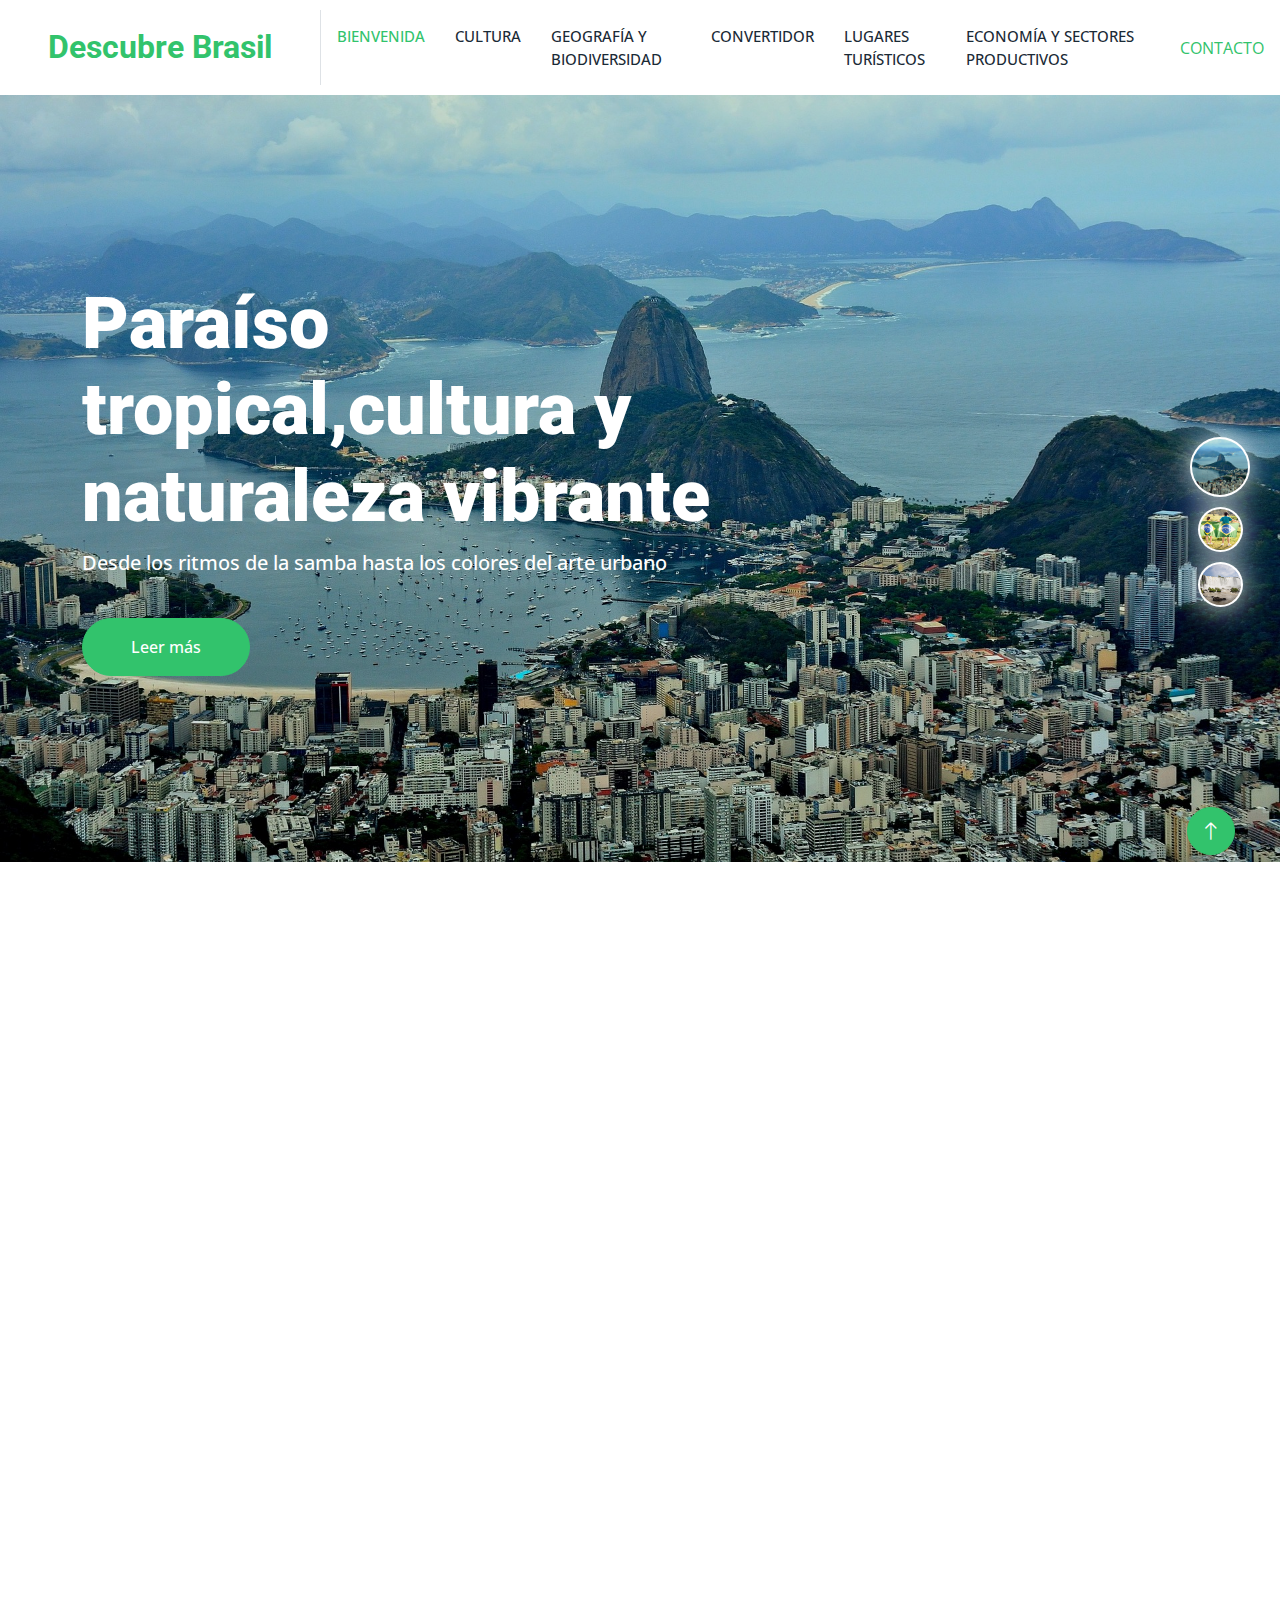
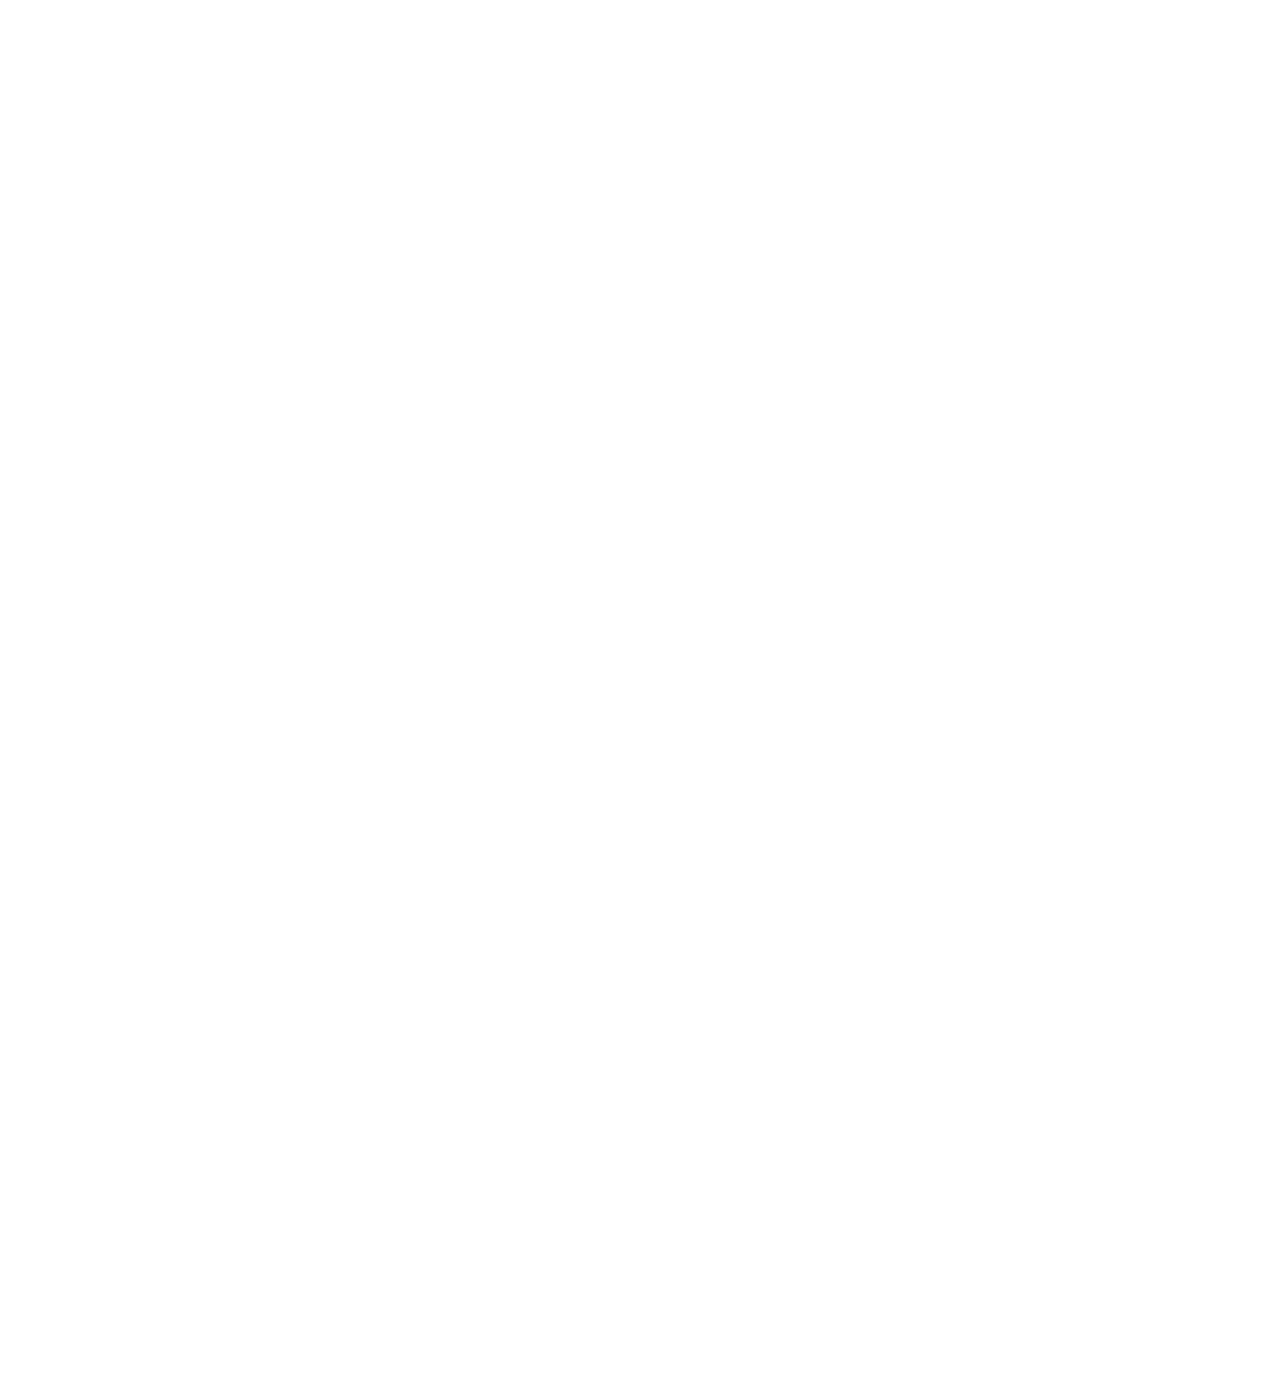
<file: index.html>
<!DOCTYPE html>
<html lang="es">

<head>
    <meta charset="utf-8">
    <title>Descubre la vida</title>
    <meta content="width=device-width, initial-scale=1.0" name="viewport">
    <meta content="" name="keywords">
    <meta content="" name="description">

    <!-- Favicon -->
    <link href="img/favicon.ico" rel="icon">

    <!-- Google Web Fonts -->
    <link rel="preconnect" href="https://fonts.googleapis.com">
    <link rel="preconnect" href="https://fonts.gstatic.com" crossorigin>
    <link href="https://fonts.googleapis.com/css2?family=Open+Sans:wght@400;500&family=Roboto:wght@500;700;900&display=swap" rel="stylesheet"> 

    <!-- Icon Font Stylesheet -->
    <link href="https://cdnjs.cloudflare.com/ajax/libs/font-awesome/5.10.0/css/all.min.css" rel="stylesheet">
    <link href="https://cdn.jsdelivr.net/npm/bootstrap-icons@1.4.1/font/bootstrap-icons.css" rel="stylesheet">

    <!-- Libraries Stylesheet -->
    <link href="lib/animate/animate.min.css" rel="stylesheet">
    <link href="lib/owlcarousel/assets/owl.carousel.min.css" rel="stylesheet">
    <link href="lib/lightbox/css/lightbox.min.css" rel="stylesheet">

    <!-- Customized Bootstrap Stylesheet -->
    <link href="css/bootstrap.min.css" rel="stylesheet">

    <!-- Template Stylesheet -->
    <link href="css/style.css" rel="stylesheet">
</head>

<body>
    <!-- Spinner Start -->
    <div id="spinner" class="show bg-white position-fixed translate-middle w-100 vh-100 top-50 start-50 d-flex align-items-center justify-content-center">
        <div class="spinner-border text-primary" style="width: 3rem; height: 3rem;" role="status">
            <span class="sr-only">Loading...</span>
        </div>
    </div>
    <!-- Spinner End -->


    <!-- Navbar Start -->
    <nav class="navbar navbar-expand-lg bg-white navbar-light sticky-top p-0">
        <a href="index.html" class="navbar-brand d-flex align-items-center border-end px-4 px-lg-5">
            <h2 class="m-0 text-primary">Descubre Brasil</h2>
        </a>
        <button type="button" class="navbar-toggler me-4" data-bs-toggle="collapse" data-bs-target="#navbarCollapse">
            <span class="navbar-toggler-icon"></span>
        </button>
        <div class="collapse navbar-collapse" id="navbarCollapse">
            <div class="navbar-nav ms-auto p-4 p-lg-0">
                <a href="index.html" class="nav-item nav-link active">Bienvenida</a>
                <a href="Cultura.html" class="nav-item nav-link">Cultura</a>
                <a href="Geografia.html" class="nav-item nav-link">Geografía y Biodiversidad</a>
                <a href="Conver.html" class="nav-item nav-link">Convertidor</a>
                <a href="LugaresTurísticos.html" class="nav-item nav-link">Lugares Turísticos</a>
                <a href="Economíasectoresproductivos.html" class="nav-item nav-link">Economía y sectores productivos</a>
                    </div>
                </div>
                <a href="contact.html" class="nav-item nav-link">CONTACTO</a>
            </div>
        </div>
    </nav>
    <!-- Navbar End -->


    <!-- Carousel Start -->
    <div class="container-fluid p-0 pb-5 wow fadeIn" data-wow-delay="0.1s">
        <div class="owl-carousel header-carousel position-relative">
            <div class="owl-carousel-item position-relative" data-dot="<img src='img/carousel-1.jpg'>">
                <img class="img-fluid" src="img/carousel-1.jpg" alt="">
                <div class="owl-carousel-inner">
                    <div class="container">
                        <div class="row justify-content-start">
                            <div class="col-10 col-lg-8">
                                <h1 class="display-2 text-white animated slideInDown">Paraíso tropical,cultura y naturaleza vibrante</h1>
                                <p class="fs-5 fw-medium text-white mb-4 pb-3">Desde los ritmos de la samba hasta los colores del arte urbano</p>
                                <a href="" class="btn btn-primary rounded-pill py-3 px-5 animated slideInLeft">Leer más</a>
                            </div>
                        </div>
                    </div>
                </div>
            </div>
            <div class="owl-carousel-item position-relative" data-dot="<img src='img/carousel-2.jpg'>">
                <img class="img-fluid" src="img/carousel-2.jpg" alt="">
                <div class="owl-carousel-inner">
                    <div class="container">
                        <div class="row justify-content-start">
                            <div class="col-10 col-lg-8">
                                <h1 class="display-2 text-white animated slideInDown">Magía y alegría</h1>
                                <p class="fs-5 fw-medium text-white mb-4 pb-3">El patriotismo en las venas y el corazón</p>
                                <a href="" class="btn btn-primary rounded-pill py-3 px-5 animated slideInLeft">Leer más</a>
                            </div>
                        </div>
                    </div>
                </div>
            </div>
            <div class="owl-carousel-item position-relative" data-dot="<img src='img/carousel-3.jpg'>">
                <img class="img-fluid" src="img/carousel-3.jpg" alt="">
                <div class="owl-carousel-inner">
                    <div class="container">
                        <div class="row justify-content-start">
                            <div class="col-10 col-lg-8">
                                <h1 class="display-2 text-white animated slideInDown">Cataratas de Iguazú</h1>
                                <p class="fs-5 fw-medium text-white mb-4 pb-3">Espectáculo de la naturaleza</p>
                                <a href="" class="btn btn-primary rounded-pill py-3 px-5 animated slideInLeft">Leer más</a>
                            </div>
                        </div>
                    </div>
                </div>
            </div>
        </div>
    </div>
    <!-- Carousel End -->



    <!-- Projects Start -->
    <div class="container-xxl py-5">
        <div class="container">
            <div class="text-center mx-auto mb-5 wow fadeInUp" data-wow-delay="0.1s" style="max-width: 600px;">
                <h6 class="text-primary">Brasil que ama la vida </h6>
                <h1 class="mb-4">Cultura Brasileña</h1>
            </div>
             <!--<div class="row mt-n2 wow fadeInUp" data-wow-delay="0.3s">
                <div class="col-12 text-center">
                    <ul class="list-inline mb-5" id="portfolio-flters">
                        <li class="mx-2 active" data-filter="*">All</li>
                        <li class="mx-2" data-filter=".first">Platos Típicos</li>
                        <li class="mx-2" data-filter=".second">Geografía</li>
                        <li class="mx-2" data-filter=".third">Biodiversidad</li>
                    </ul>
                </div>-->
            </div>
            <div class="row g-4 portfolio-container wow fadeInUp" data-wow-delay="0.5s">
                <div class="col-lg-4 col-md-6 portfolio-item first">
                    <div class="portfolio-img rounded overflow-hidden">
                        <img class="img-fluid" src="img/img-600x400-6.jpg" alt="">
                        <div class="portfolio-btn">
                            <a class="btn btn-lg-square btn-outline-light rounded-circle mx-1" href="img/img-600x400-6.jpg" data-lightbox="portfolio"><i class="fa fa-eye"></i></a>
                            <a class="btn btn-lg-square btn-outline-light rounded-circle mx-1" href=""><i class="fa fa-link"></i></a>
                        </div>
                    </div>
                    <div class="pt-3">
                        <p class="text-primary mb-0">Platos Típicos</p>
                        <hr class="text-primary w-25 my-2">
                        <h5 class="lh-base"> Feijoada</h5>
                    </div>
                </div>
                <div class="col-lg-4 col-md-6 portfolio-item second">
                    <div class="portfolio-img rounded overflow-hidden">
                        <img class="img-fluid" src="img/img-600x400-5.jpg" alt="">
                        <div class="portfolio-btn">
                            <a class="btn btn-lg-square btn-outline-light rounded-circle mx-1" href="img/img-600x400-5.jpg" data-lightbox="portfolio"><i class="fa fa-eye"></i></a>
                            <a class="btn btn-lg-square btn-outline-light rounded-circle mx-1" href=""><i class="fa fa-link"></i></a>
                        </div>
                    </div>
                    <div class="pt-3">
                        <p class="text-primary mb-0">Platos Tícos</p>
                        <hr class="text-primary w-25 my-2">
                        <h5 class="lh-base">Acarajé
                        </h5>
                    </div>
                </div>
                <div class="col-lg-4 col-md-6 portfolio-item third">
                    <div class="portfolio-img rounded overflow-hidden">
                        <img class="img-fluid" src="img/img-600x400-4.jpg" alt="">
                        <div class="portfolio-btn">
                            <a class="btn btn-lg-square btn-outline-light rounded-circle mx-1" href="img/img-600x400-4.jpg" data-lightbox="portfolio"><i class="fa fa-eye"></i></a>
                            <a class="btn btn-lg-square btn-outline-light rounded-circle mx-1" href=""><i class="fa fa-link"></i></a>
                        </div>
                    </div>
                    <div class="pt-3">
                        <p class="text-primary mb-0">Cultura</p>
                        <hr class="text-primary w-25 my-2">
                        <h5 class="lh-base">Baile Acarajé</h5>
                    </div>
                </div>
                <div class="col-lg-4 col-md-6 portfolio-item first">
                    <div class="portfolio-img rounded overflow-hidden">
                        <img class="img-fluid" src="img/img-600x400-3.png" alt="">
                        <div class="portfolio-btn">
                            <a class="btn btn-lg-square btn-outline-light rounded-circle mx-1" href="img/img-600x400-3.jpg" data-lightbox="portfolio"><i class="fa fa-eye"></i></a>
                            <a class="btn btn-lg-square btn-outline-light rounded-circle mx-1" href=""><i class="fa fa-link"></i></a>
                        </div>
                    </div>
                    <div class="pt-3">
                        <p class="text-primary mb-0">Biodiversidad</p>
                        <hr class="text-primary w-25 my-2">
                        <h5 class="lh-base">Catarátas de Iguazú</h5>
                    </div>
                </div>
                <div class="col-lg-4 col-md-6 portfolio-item second">
                    <div class="portfolio-img rounded overflow-hidden">
                        <img class="img-fluid" src="img/img-600x400-2.jpg" alt="">
                        <div class="portfolio-btn">
                            <a class="btn btn-lg-square btn-outline-light rounded-circle mx-1" href="img/img-600x400-2.jpg" data-lightbox="portfolio"><i class="fa fa-eye"></i></a>
                            <a class="btn btn-lg-square btn-outline-light rounded-circle mx-1" href=""><i class="fa fa-link"></i></a>
                        </div>
                    </div>
                    <div class="pt-3">
                        <p class="text-primary mb-0">Cultura</p>
                        <hr class="text-primary w-25 my-2">
                        <h5 class="lh-base">Pluriculturalidad</h5>
                    </div>
                </div>
                <div class="col-lg-4 col-md-6 portfolio-item third">
                    <div class="portfolio-img rounded overflow-hidden">
                        <img class="img-fluid" src="img/img-600x400-1.jpg" alt="">
                        <div class="portfolio-btn">
                            <a class="btn btn-lg-square btn-outline-light rounded-circle mx-1" href="img/img-600x400-1.jpg" data-lightbox="portfolio"><i class="fa fa-eye"></i></a>
                            <a class="btn btn-lg-square btn-outline-light rounded-circle mx-1" href=""><i class="fa fa-link"></i></a>
                        </div>
                    </div>
                    <div class="pt-3">
                        <p class="text-primary mb-0">Cultura</p>
                        <hr class="text-primary w-25 my-2">
                        <h5 class="lh-base">Bandera equipo deportivo</h5>
                    </div>
                </div>
            </div>
        </div>
    </div>
    <!-- Projects End -->


    <!-- Testimonial Start -->
    <div class="container-xxl py-5">
        <div class="container">
            <div class="text-center mx-auto mb-5 wow fadeInUp" data-wow-delay="0.1s" style="max-width: 600px;">
                <h6 class="text-primary">Celbridades</h6>
                <h1 class="mb-4">¿Cúal es tu favorito?</h1>
            </div>
            <div class="owl-carousel testimonial-carousel wow fadeInUp" data-wow-delay="0.1s">
                <div class="testimonial-item text-center">
                    <div class="testimonial-img position-relative">
                        <img class="img-fluid rounded-circle mx-auto mb-5" src="img/testimonial-1.jpg">
                        <div class="btn-square bg-primary rounded-circle">
                            <i class="fa fa-quote-left text-white"></i>
                        </div>
                    </div>
                    <div class="testimonial-text text-center rounded p-4">
                        <p>Roberto Carlos Braga Moréira (Cachoeiro de Itapemirim, 19 de abril de 1941) es un cantante brasileño, considerado el rey del mercado discográfico de su país y un importante cantante melódico.</p>
                        <h5 class="mb-1">Roberto Carlos</h5>
                        <span class="fst-italic">Cantante</span>
                    </div>
                </div>
                <div class="testimonial-item text-center">
                    <div class="testimonial-img position-relative">
                        <img class="img-fluid rounded-circle mx-auto mb-5" src="img/testimonial-2.jpg">
                        <div class="btn-square bg-primary rounded-circle">
                            <i class="fa fa-quote-left text-white"></i>
                        </div>
                    </div>
                    <div class="testimonial-text text-center rounded p-4">
                        <p>Neymar da Silva Santos Júnior es un futbolista brasileño que juega como delantero en el Al-Hilal Saudi F. C. de la Liga Profesional Saudí. </p>
                        <h5 class="mb-1">Neymar</h5>
                        <span class="fst-italic">Futbolista</span>
                    </div>
                </div>
                <div class="testimonial-item text-center">
                    <div class="testimonial-img position-relative">
                        <img class="img-fluid rounded-circle mx-auto mb-5" src="img/testimonial-3.jpg">
                        <div class="btn-square bg-primary rounded-circle">
                            <i class="fa fa-quote-left text-white"></i>
                        </div>
                    </div>
                    <div class="testimonial-text text-center rounded p-4">
                        <p>Ivete María Dias de Sangalo Cady, mejor conocida como Ivete Sangalo, es una cantante y compositora de canciones brasileña. Nació en el interior de Bahía,en Juazeiro, el 27 de mayo de 1972, en una familia de músicos.</p>
                        <h5 class="mb-1">Ivenete Sangalo</h5>
                        <span class="fst-italic">Cantante</span>
                    </div>
                </div>
            </div>
        </div>
    </div>
    <!-- Testimonial End -->

    <!-- Footer Start -->
    <div class="container-fluid bg-dark text-body footer mt-5 pt-5 wow fadeIn" data-wow-delay="0.1s">
        <div class="container py-5">
            <div class="row g-5">
                <div class="col-lg-1 col-md-4">
                   
                </div>
                <div class="col-lg-3 col-md-6">
                    <h2 class="text-white mb-4">Grupo 8</h2>
                </div>
                <div class="col-lg-3 col-md-6">
                    <h5 class="text-white mb-4"> <i class="fa fa-user me-3"></i>Luis Carrillo</h5>   
                    <p class="mb-2 "><i class="fa fa-envelope me-3"></i>lacarrillo6@espe.edu.ec</p>
                    <div class="d-flex pt-2">
                        <a class="btn btn-square btn-outline-light btn-social" href=""><i class="fab fa-twitter"></i></a>
                        <a class="btn btn-square btn-outline-light btn-social" href=""><i class="fab fa-facebook-f"></i></a>
                        <a class="btn btn-square btn-outline-light btn-social" href=""><i class="fab fa-youtube"></i></a>
                        
                    </div>
                </div>
                <div class="col-lg-3 col-md-6">
                    <h5 class="text-white mb-4"> <i class="fa fa-user me-3"></i>Bryan Ortiz</h5>   
                    <p class="mb-2 "><i class="fa fa-envelope me-3"></i>baortiz7@espe.edu.ec</p>
                    <div class="d-flex pt-2">
                        <a class="btn btn-square btn-outline-light btn-social" href=""><i class="fab fa-twitter"></i></a>
                        <a class="btn btn-square btn-outline-light btn-social" href=""><i class="fab fa-facebook-f"></i></a>
                        <a class="btn btn-square btn-outline-light btn-social" href=""><i class="fab fa-youtube"></i></a>
                    </div>
                </div>
                
            </div>
        </div>
        <div class="container">
            <div class="copyright">
                <div class="row">
                    <div class="col-md-6 text-center text-md-start mb-3 mb-md-0">
                        &copy; <a href="#">Your Site Name</a>, All Right Reserved.
                    </div>
                    <div class="col-md-6 text-center text-md-end">
                        <!--/*** This template is free as long as you keep the footer author’s credit link/attribution link/backlink. If you'd like to use the template without the footer author’s credit link/attribution link/backlink, you can purchase the Credit Removal License from "https://htmlcodex.com/credit-removal". Thank you for your support. ***/-->
                        Designed By <a href="https://htmlcodex.com">HTML Codex</a>
                        <br>Distributed By: <a href="https://themewagon.com" target="_blank">ThemeWagon</a>
                    </div>
                </div>
            </div>
        </div>
    </div>
    <!-- Footer End -->


    <!-- Back to Top -->
    <a href="#" class="btn btn-lg btn-primary btn-lg-square rounded-circle back-to-top"><i class="bi bi-arrow-up"></i></a>


    <!-- JavaScript Libraries -->
    <script src="https://code.jquery.com/jquery-3.4.1.min.js"></script>
    <script src="https://cdn.jsdelivr.net/npm/bootstrap@5.0.0/dist/js/bootstrap.bundle.min.js"></script>
    <script src="lib/wow/wow.min.js"></script>
    <script src="lib/easing/easing.min.js"></script>
    <script src="lib/waypoints/waypoints.min.js"></script>
    <script src="lib/counterup/counterup.min.js"></script>
    <script src="lib/owlcarousel/owl.carousel.min.js"></script>
    <script src="lib/isotope/isotope.pkgd.min.js"></script>
    <script src="lib/lightbox/js/lightbox.min.js"></script>

    <!-- Template Javascript -->
    <script src="js/main.js"></script>
</body>

</html>
</file>
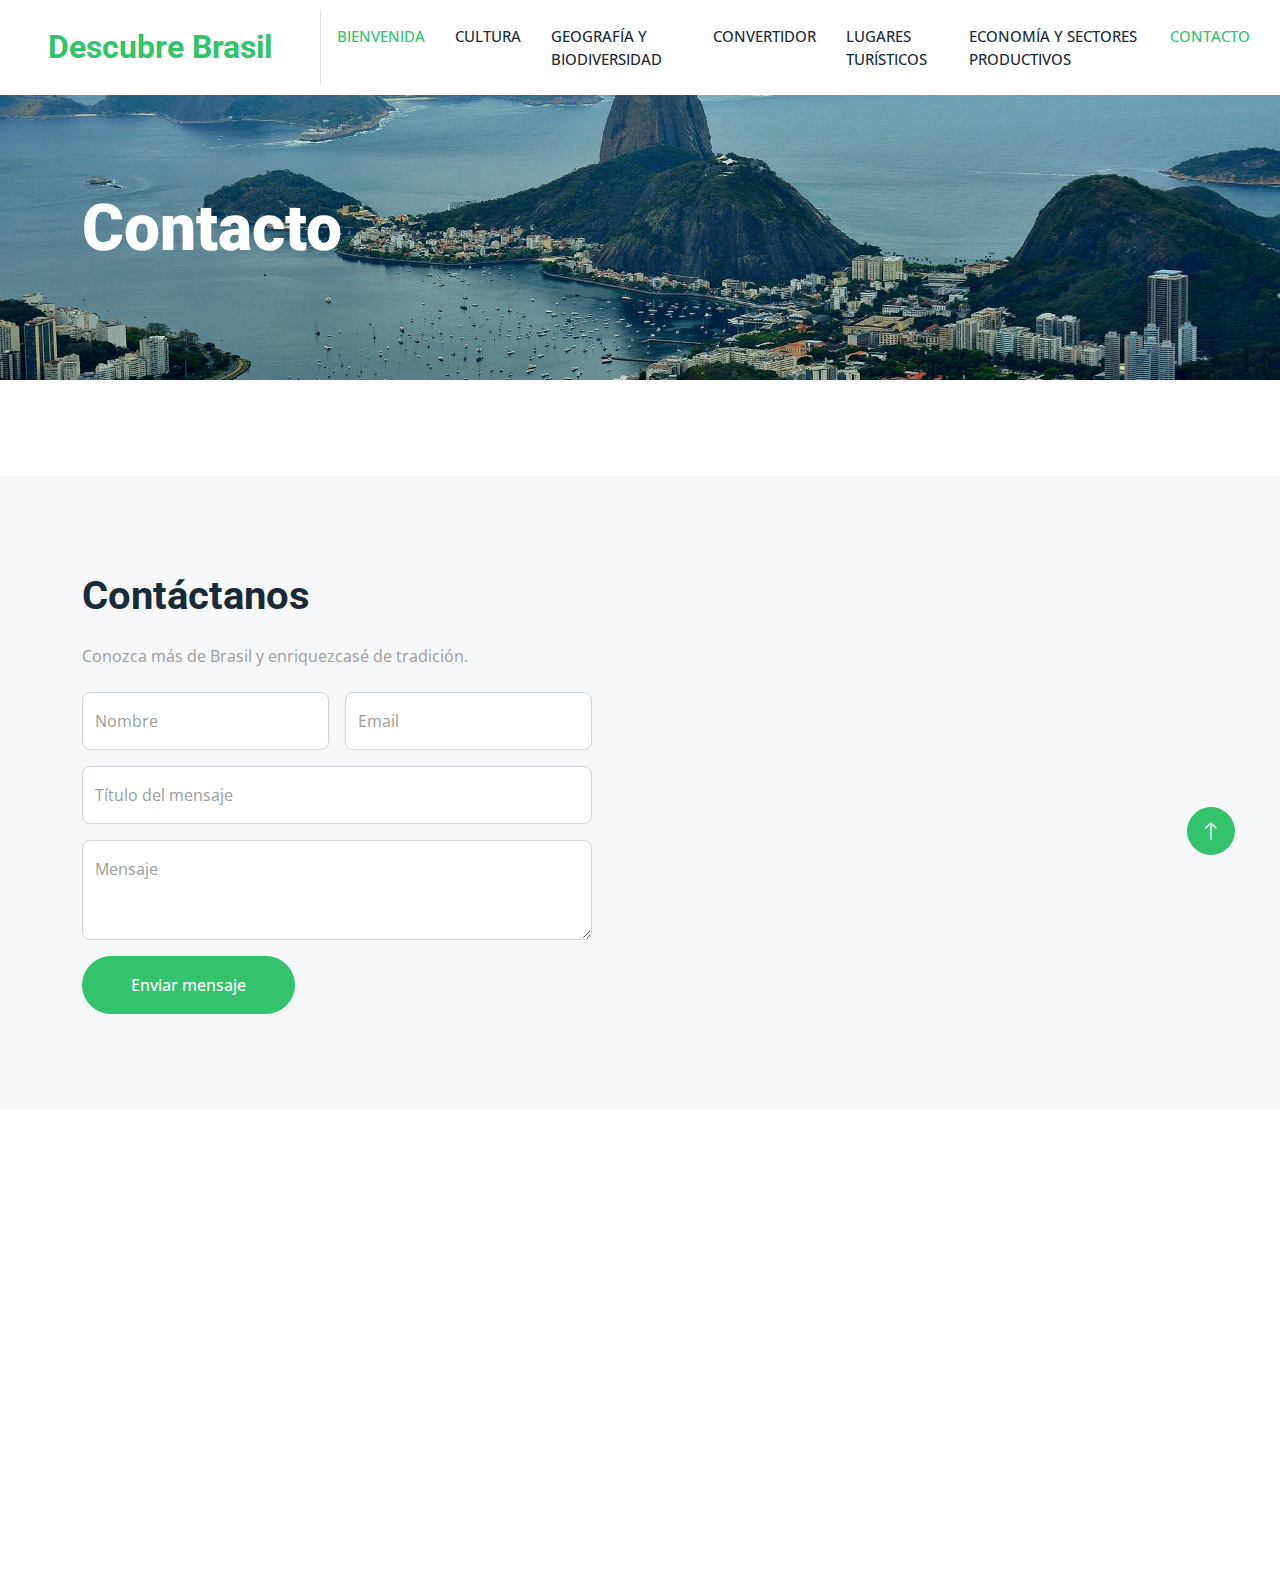
<file: contact.html>
<!DOCTYPE html>
<html lang="es">

<head>
    <meta charset="utf-8">
    <title>Descubre la vida</title>
    <meta content="width=device-width, initial-scale=1.0" name="viewport">
    <meta content="" name="keywords">
    <meta content="" name="description">

    <!-- Favicon -->
    <link href="img/favicon.ico" rel="icon">

    <!-- Google Web Fonts -->
    <link rel="preconnect" href="https://fonts.googleapis.com">
    <link rel="preconnect" href="https://fonts.gstatic.com" crossorigin>
    <link href="https://fonts.googleapis.com/css2?family=Open+Sans:wght@400;500&family=Roboto:wght@500;700;900&display=swap" rel="stylesheet"> 

    <!-- Icon Font Stylesheet -->
    <link href="https://cdnjs.cloudflare.com/ajax/libs/font-awesome/5.10.0/css/all.min.css" rel="stylesheet">
    <link href="https://cdn.jsdelivr.net/npm/bootstrap-icons@1.4.1/font/bootstrap-icons.css" rel="stylesheet">

    <!-- Libraries Stylesheet -->
    <link href="lib/animate/animate.min.css" rel="stylesheet">
    <link href="lib/owlcarousel/assets/owl.carousel.min.css" rel="stylesheet">
    <link href="lib/lightbox/css/lightbox.min.css" rel="stylesheet">

    <!-- Customized Bootstrap Stylesheet -->
    <link href="css/bootstrap.min.css" rel="stylesheet">

    <!-- Template Stylesheet -->
    <link href="css/style.css" rel="stylesheet">
</head>

<body>
    <!-- Spinner Start -->
    <div id="spinner" class="show bg-white position-fixed translate-middle w-100 vh-100 top-50 start-50 d-flex align-items-center justify-content-center">
        <div class="spinner-border text-primary" style="width: 3rem; height: 3rem;" role="status">
            <span class="sr-only">Loading...</span>
        </div>
    </div>
    <!-- Spinner End -->




    <!-- Navbar Start -->
    <nav class="navbar navbar-expand-lg bg-white navbar-light sticky-top p-0">
        <a href="index.html" class="navbar-brand d-flex align-items-center border-end px-4 px-lg-5">
            <h2 class="m-0 text-primary">Descubre Brasil</h2>
        </a>
        <button type="button" class="navbar-toggler me-4" data-bs-toggle="collapse" data-bs-target="#navbarCollapse">
            <span class="navbar-toggler-icon"></span>
        </button>
        <div class="collapse navbar-collapse" id="navbarCollapse">
            <div class="navbar-nav ms-auto p-4 p-lg-0">
                <a href="index.html" class="nav-item nav-link active">Bienvenida</a>
                <a href="Cultura.html" class="nav-item nav-link">Cultura</a>
                <a href="Geografia.html" class="nav-item nav-link">Geografía y Biodiversidad</a>
                <a href="Conver.html" class="nav-item nav-link">Convertidor</a>
                <a href="LugaresTurísticos.html" class="nav-item nav-link">Lugares Turísticos</a>
                <a href="Economíasectoresproductivos.html" class="nav-item nav-link">Economía y sectores productivos</a>
                <div class="nav-item dropdown">
                </div>
                <a href="contact.html" class="nav-item nav-link active">CONTACTO</a>
    </nav>
    <!-- Navbar End -->


    <!-- Page Header Start -->
    <div class="container-fluid page-header py-5 mb-5">
        <div class="container py-5">
            <h1 class="display-3 text-white mb-3 animated slideInDown">Contacto</h1>
            <nav aria-label="breadcrumb animated slideInDown">
            </nav>
        </div>
    </div>
    <!-- Page Header End -->


    <!-- Contact Start -->
    <div class="container-fluid bg-light overflow-hidden px-lg-0" style="margin: 6rem 0;">
        <div class="container contact px-lg-0">
            <div class="row g-0 mx-lg-0">
                <div class="col-lg-6 contact-text py-5 wow fadeIn" data-wow-delay="0.5s">
                    <div class="p-lg-5 ps-lg-0">
                        <h1 class="mb-4">Contáctanos</h1>
                        <p class="mb-4">Conozca más de Brasil y enriquezcasé de tradición.</p>
                        <form>
                            <div class="row g-3">
                                <div class="col-md-6">
                                    <div class="form-floating">
                                        <input type="text" class="form-control" id="name" placeholder="Your Name">
                                        <label for="name">Nombre</label>
                                    </div>
                                </div>
                                <div class="col-md-6">
                                    <div class="form-floating">
                                        <input type="email" class="form-control" id="email" placeholder="Your Email">
                                        <label for="email">Email</label>
                                    </div>
                                </div>
                                <div class="col-12">
                                    <div class="form-floating">
                                        <input type="text" class="form-control" id="subject" placeholder="Subject">
                                        <label for="subject">Título del mensaje</label>
                                    </div>
                                </div>
                                <div class="col-12">
                                    <div class="form-floating">
                                        <textarea class="form-control" placeholder="Leave a message here" id="message" style="height: 100px"></textarea>
                                        <label for="message">Mensaje</label>
                                    </div>
                                </div>
                                <div class="col-12">
                                    <button class="btn btn-primary rounded-pill py-3 px-5" type="submit">Enviar mensaje</button>
                                </div>
                            </div>
                        </form>
                    </div>
                </div>
                <div class="col-lg-6 pe-lg-0" style="min-height: 400px;">
                    <div class="position-relative h-100">
                        <iframe class="position-absolute w-100 h-100" style="object-fit: cover;"
                        src="https://www.google.com/maps/embed?pb=!1m18!1m12!1m3!1d31792714.15166955!2d-73.13900423389846!3d-13.4156355321743!2m3!1f0!2f0!3f0!3m2!1i1024!2i768!4f13.1!3m3!1m2!1s0x9c59c7ebcc28cf%3A0x295a1506f2293e63!2sBrasil!5e0!3m2!1ses-419!2sec!4v1733846140022!5m2!1ses-419!2sec"
                        frameborder="0" allowfullscreen="" aria-hidden="false"
                        tabindex="0"></iframe>
                    </div>
                </div>
            </div>
        </div>
    </div>
    <!-- Contact End -->

    <!-- Footer Start -->
    <div class="container-fluid bg-dark text-body footer mt-5 pt-5 wow fadeIn" data-wow-delay="0.1s">
        <div class="container py-5">
            <div class="row g-5">
                <div class="col-lg-1 col-md-4">
                   
                </div>
                <div class="col-lg-3 col-md-6">
                    <h2 class="text-white mb-4">Grupo 8</h2>
                </div>
                <div class="col-lg-3 col-md-6">
                    <h5 class="text-white mb-4"> <i class="fa fa-user me-3"></i>Luis Carrillo</h5>   
                    <p class="mb-2 "><i class="fa fa-envelope me-3"></i>lacarrillo6@espe.edu.ec</p>
                    <div class="d-flex pt-2">
                        <a class="btn btn-square btn-outline-light btn-social" href=""><i class="fab fa-twitter"></i></a>
                        <a class="btn btn-square btn-outline-light btn-social" href=""><i class="fab fa-facebook-f"></i></a>
                        <a class="btn btn-square btn-outline-light btn-social" href=""><i class="fab fa-youtube"></i></a>
                        
                    </div>
                </div>
                <div class="col-lg-3 col-md-6">
                    <h5 class="text-white mb-4"> <i class="fa fa-user me-3"></i>Bryan Ortiz</h5>   
                    <p class="mb-2 "><i class="fa fa-envelope me-3"></i>baortiz7@espe.edu.ec</p>
                    <div class="d-flex pt-2">
                        <a class="btn btn-square btn-outline-light btn-social" href=""><i class="fab fa-twitter"></i></a>
                        <a class="btn btn-square btn-outline-light btn-social" href=""><i class="fab fa-facebook-f"></i></a>
                        <a class="btn btn-square btn-outline-light btn-social" href=""><i class="fab fa-youtube"></i></a>
                    </div>
                </div>
                
            </div>
        </div>
        <div class="container">
            <div class="copyright">
                <div class="row">
                    <div class="col-md-6 text-center text-md-start mb-3 mb-md-0">
                        &copy; <a href="#">Your Site Name</a>, All Right Reserved.
                    </div>
                    <div class="col-md-6 text-center text-md-end">
                        <!--/*** This template is free as long as you keep the footer author’s credit link/attribution link/backlink. If you'd like to use the template without the footer author’s credit link/attribution link/backlink, you can purchase the Credit Removal License from "https://htmlcodex.com/credit-removal". Thank you for your support. ***/-->
                        Designed By <a href="https://htmlcodex.com">HTML Codex</a>
                        <br>Distributed By: <a href="https://themewagon.com" target="_blank">ThemeWagon</a>
                    </div>
                </div>
            </div>
        </div>
    </div>
    <!-- Footer End -->



    <!-- Back to Top -->
    <a href="#" class="btn btn-lg btn-primary btn-lg-square rounded-circle back-to-top"><i class="bi bi-arrow-up"></i></a>


    <!-- JavaScript Libraries -->
    <script src="https://code.jquery.com/jquery-3.4.1.min.js"></script>
    <script src="https://cdn.jsdelivr.net/npm/bootstrap@5.0.0/dist/js/bootstrap.bundle.min.js"></script>
    <script src="lib/wow/wow.min.js"></script>
    <script src="lib/easing/easing.min.js"></script>
    <script src="lib/waypoints/waypoints.min.js"></script>
    <script src="lib/counterup/counterup.min.js"></script>
    <script src="lib/owlcarousel/owl.carousel.min.js"></script>
    <script src="lib/isotope/isotope.pkgd.min.js"></script>
    <script src="lib/lightbox/js/lightbox.min.js"></script>

    <!-- Template Javascript -->
    <script src="js/main.js"></script>
</body>

</html>
</file>
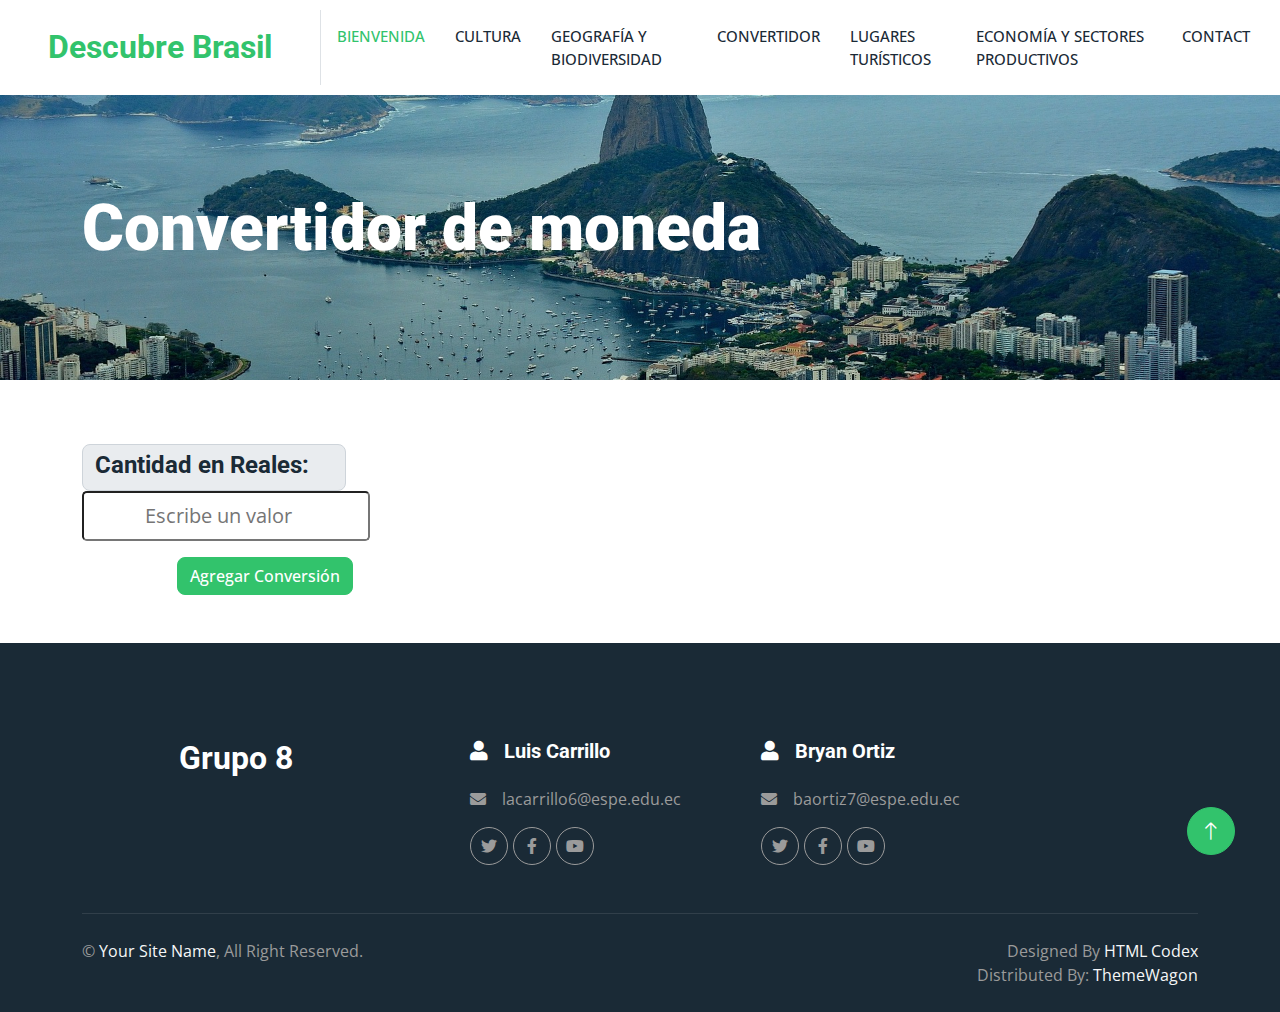
<file: Conver.html>
<!DOCTYPE html>
<html lang="es">

<head>
    <meta charset="utf-8">
    <title>Descubre la vida</title>
    <meta content="width=device-width, initial-scale=1.0" name="viewport">
    <meta content="" name="keywords">
    <meta content="" name="description">

    <!-- Favicon -->
    <link href="img/favicon.ico" rel="icon">

    <!-- Google Web Fonts -->
    <link rel="preconnect" href="https://fonts.googleapis.com">
    <link rel="preconnect" href="https://fonts.gstatic.com" crossorigin>
    <link href="https://fonts.googleapis.com/css2?family=Open+Sans:wght@400;500&family=Roboto:wght@500;700;900&display=swap" rel="stylesheet"> 

    <!-- Icon Font Stylesheet -->
    <link href="https://cdnjs.cloudflare.com/ajax/libs/font-awesome/5.10.0/css/all.min.css" rel="stylesheet">
    <link href="https://cdn.jsdelivr.net/npm/bootstrap-icons@1.4.1/font/bootstrap-icons.css" rel="stylesheet">

    <!-- Libraries Stylesheet -->
    <link href="lib/animate/animate.min.css" rel="stylesheet">
    <link href="lib/owlcarousel/assets/owl.carousel.min.css" rel="stylesheet">
    <link href="lib/lightbox/css/lightbox.min.css" rel="stylesheet">

    <!-- Customized Bootstrap Stylesheet -->
    <link href="css/bootstrap.min.css" rel="stylesheet">

    <!-- Template Stylesheet -->
    <link href="css/style.css" rel="stylesheet">

    
    <script src="https://code.jquery.com/jquery-3.5.1.slim.min.js"></script>
    <script src="https://cdnjs.cloudflare.com/ajax/libs/popper.js/1.16.0/umd/popper.min.js"></script>
    <script src="https://stackpath.bootstrapcdn.com/bootstrap/4.5.2/js/bootstrap.min.js"></script>
    <script src="https://code.jquery.com/jquery-3.5.1.min.js"></script>
  <script src="https://cdn.jsdelivr.net/npm/bootstrap@4.1.3/dist/js/bootstrap.min.js" integrity="sha384-KyZXEAg3QhqLMpG8r+Knujsl5Q5Hg5l3dh5iqngdsP+QzEpi6jC4hprksK61n3/H5Z/4/oP7RzpaK1/2g2/f+7gAq9F7oXotDbd1Yt23a1r6z8uVfF3lu15tbFY4lbzOsrmz" crossorigin="anonymous"></script>
  <style>
    .flag-icon {
      width: 40px; /* Ajusta según tus necesidades */
      height: auto;
    }
  </style>
</head>

<body>
    <!-- Spinner Start -->
    <div id="spinner" class="show bg-white position-fixed translate-middle w-100 vh-100 top-50 start-50 d-flex align-items-center justify-content-center">
        <div class="spinner-border text-primary" style="width: 3rem; height: 3rem;" role="status">
            <span class="sr-only">Loading...</span>
        </div>
    </div>
    <!-- Spinner End -->


  

    <!-- Navbar Start -->
    <nav class="navbar navbar-expand-lg bg-white navbar-light sticky-top p-0">
        <a href="index.html" class="navbar-brand d-flex align-items-center border-end px-4 px-lg-5">
            <h2 class="m-0 text-primary">Descubre Brasil</h2>
        </a>
        <button type="button" class="navbar-toggler me-4" data-bs-toggle="collapse" data-bs-target="#navbarCollapse">
            <span class="navbar-toggler-icon"></span>
        </button>
        <div class="collapse navbar-collapse" id="navbarCollapse">
            <div class="navbar-nav ms-auto p-4 p-lg-0">
                <a href="index.html" class="nav-item nav-link active">Bienvenida</a>
                <a href="Cultura.html" class="nav-item nav-link">Cultura</a>
                <a href="Geografia.html" class="nav-item nav-link">Geografía y Biodiversidad</a>
                <a href="Conver.html" class="nav-item nav-link">Convertidor</a>
                <a href="LugaresTurísticos.html" class="nav-item nav-link">Lugares Turísticos</a>
                <a href="Economíasectoresproductivos.html" class="nav-item nav-link">Economía y sectores productivos</a>
                <div class="nav-item dropdown">
                </div>
                <a href="contact.html" class="nav-item nav-link">Contact</a>
    </nav>
    <!-- Navbar End -->


    <!-- Page Header Start -->
    <div class="container-fluid page-header py-5 mb-5">
        <div class="container py-5">
            <h1 class="display-3 text-white mb-3 animated slideInDown">Convertidor de moneda</h1>
            </nav>
        </div>
    </div>
    <!-- Page Header End -->

    <div class="container" >
        <div class="row">
            <div class="col-sm-3"></div>
            <form>
              <div class="form-row align-items-center">
                <div class="col-sm-10 mt-3 mb-3">
                  <div class="input-group">
                    <div class="input-group-prepend">
                      <div class="col-sm-11 input-group-text">
                        <h4 class="ml-3 mb-1">Cantidad en Reales:</h4></div>
                      <div  id="conversion-values">
                          <input  class="form-control-lg  text-center" type="number" id="valor" placeholder="Escribe un valor" />
                        </div>
                    </div>
                  </div>
                </div>
                
      
              </div>
            </form>
        </div>
      </div>
    
          <div class="container">
                <div class="row">
                  
                    <div class="col-sx-1 col-sm-1 col-4"></div>
    
                    <div class="col-sx-2 col-sm-3 col-3 ">
                      <button class=" btn btn-primary" id="add-moneda">Agregar Conversión</button>
                    </div>
    
                    <div class="col-sx-7 col-sm-7 col-7 ml-3">
                      <div id="CampoMoneda"></div>
                    </div>
                    
    
                </div>
          </div>
          <script src="CambioMoneda/script.js"></script>


    <!-- Footer Start -->
    <div class="container-fluid bg-dark text-body footer mt-5 pt-5 wow fadeIn" data-wow-delay="0.1s">
        <div class="container py-5">
            <div class="row g-5">
                <div class="col-lg-1 col-md-4">
                   
                </div>
                <div class="col-lg-3 col-md-6">
                    <h2 class="text-white mb-4">Grupo 8</h2>
                </div>
                <div class="col-lg-3 col-md-6">
                    <h5 class="text-white mb-4"> <i class="fa fa-user me-3"></i>Luis Carrillo</h5>   
                    <p class="mb-2 "><i class="fa fa-envelope me-3"></i>lacarrillo6@espe.edu.ec</p>
                    <div class="d-flex pt-2">
                        <a class="btn btn-square btn-outline-light btn-social" href=""><i class="fab fa-twitter"></i></a>
                        <a class="btn btn-square btn-outline-light btn-social" href=""><i class="fab fa-facebook-f"></i></a>
                        <a class="btn btn-square btn-outline-light btn-social" href=""><i class="fab fa-youtube"></i></a>
                        
                    </div>
                </div>
                <div class="col-lg-3 col-md-6">
                    <h5 class="text-white mb-4"> <i class="fa fa-user me-3"></i>Bryan Ortiz</h5>   
                    <p class="mb-2 "><i class="fa fa-envelope me-3"></i>baortiz7@espe.edu.ec</p>
                    <div class="d-flex pt-2">
                        <a class="btn btn-square btn-outline-light btn-social" href=""><i class="fab fa-twitter"></i></a>
                        <a class="btn btn-square btn-outline-light btn-social" href=""><i class="fab fa-facebook-f"></i></a>
                        <a class="btn btn-square btn-outline-light btn-social" href=""><i class="fab fa-youtube"></i></a>
                    </div>
                </div>
                
            </div>
        </div>
        <div class="container">
            <div class="copyright">
                <div class="row">
                    <div class="col-md-6 text-center text-md-start mb-3 mb-md-0">
                        &copy; <a href="#">Your Site Name</a>, All Right Reserved.
                    </div>
                    <div class="col-md-6 text-center text-md-end">
                        <!--/*** This template is free as long as you keep the footer author’s credit link/attribution link/backlink. If you'd like to use the template without the footer author’s credit link/attribution link/backlink, you can purchase the Credit Removal License from "https://htmlcodex.com/credit-removal". Thank you for your support. ***/-->
                        Designed By <a href="https://htmlcodex.com">HTML Codex</a>
                        <br>Distributed By: <a href="https://themewagon.com" target="_blank">ThemeWagon</a>
                    </div>
                </div>
            </div>
        </div>
    </div>
    <!-- Footer End -->


    <!-- Back to Top -->
    <a href="#" class="btn btn-lg btn-primary btn-lg-square rounded-circle back-to-top"><i class="bi bi-arrow-up"></i></a>


    <!-- JavaScript Libraries -->
    <script src="https://code.jquery.com/jquery-3.4.1.min.js"></script>
    <script src="https://cdn.jsdelivr.net/npm/bootstrap@5.0.0/dist/js/bootstrap.bundle.min.js"></script>
    <script src="lib/wow/wow.min.js"></script>
    <script src="lib/easing/easing.min.js"></script>
    <script src="lib/waypoints/waypoints.min.js"></script>
    <script src="lib/counterup/counterup.min.js"></script>
    <script src="lib/owlcarousel/owl.carousel.min.js"></script>
    <script src="lib/isotope/isotope.pkgd.min.js"></script>
    <script src="lib/lightbox/js/lightbox.min.js"></script>

    <!-- Template Javascript -->
    <script src="js/main.js"></script>
</body>

</html>
</file>
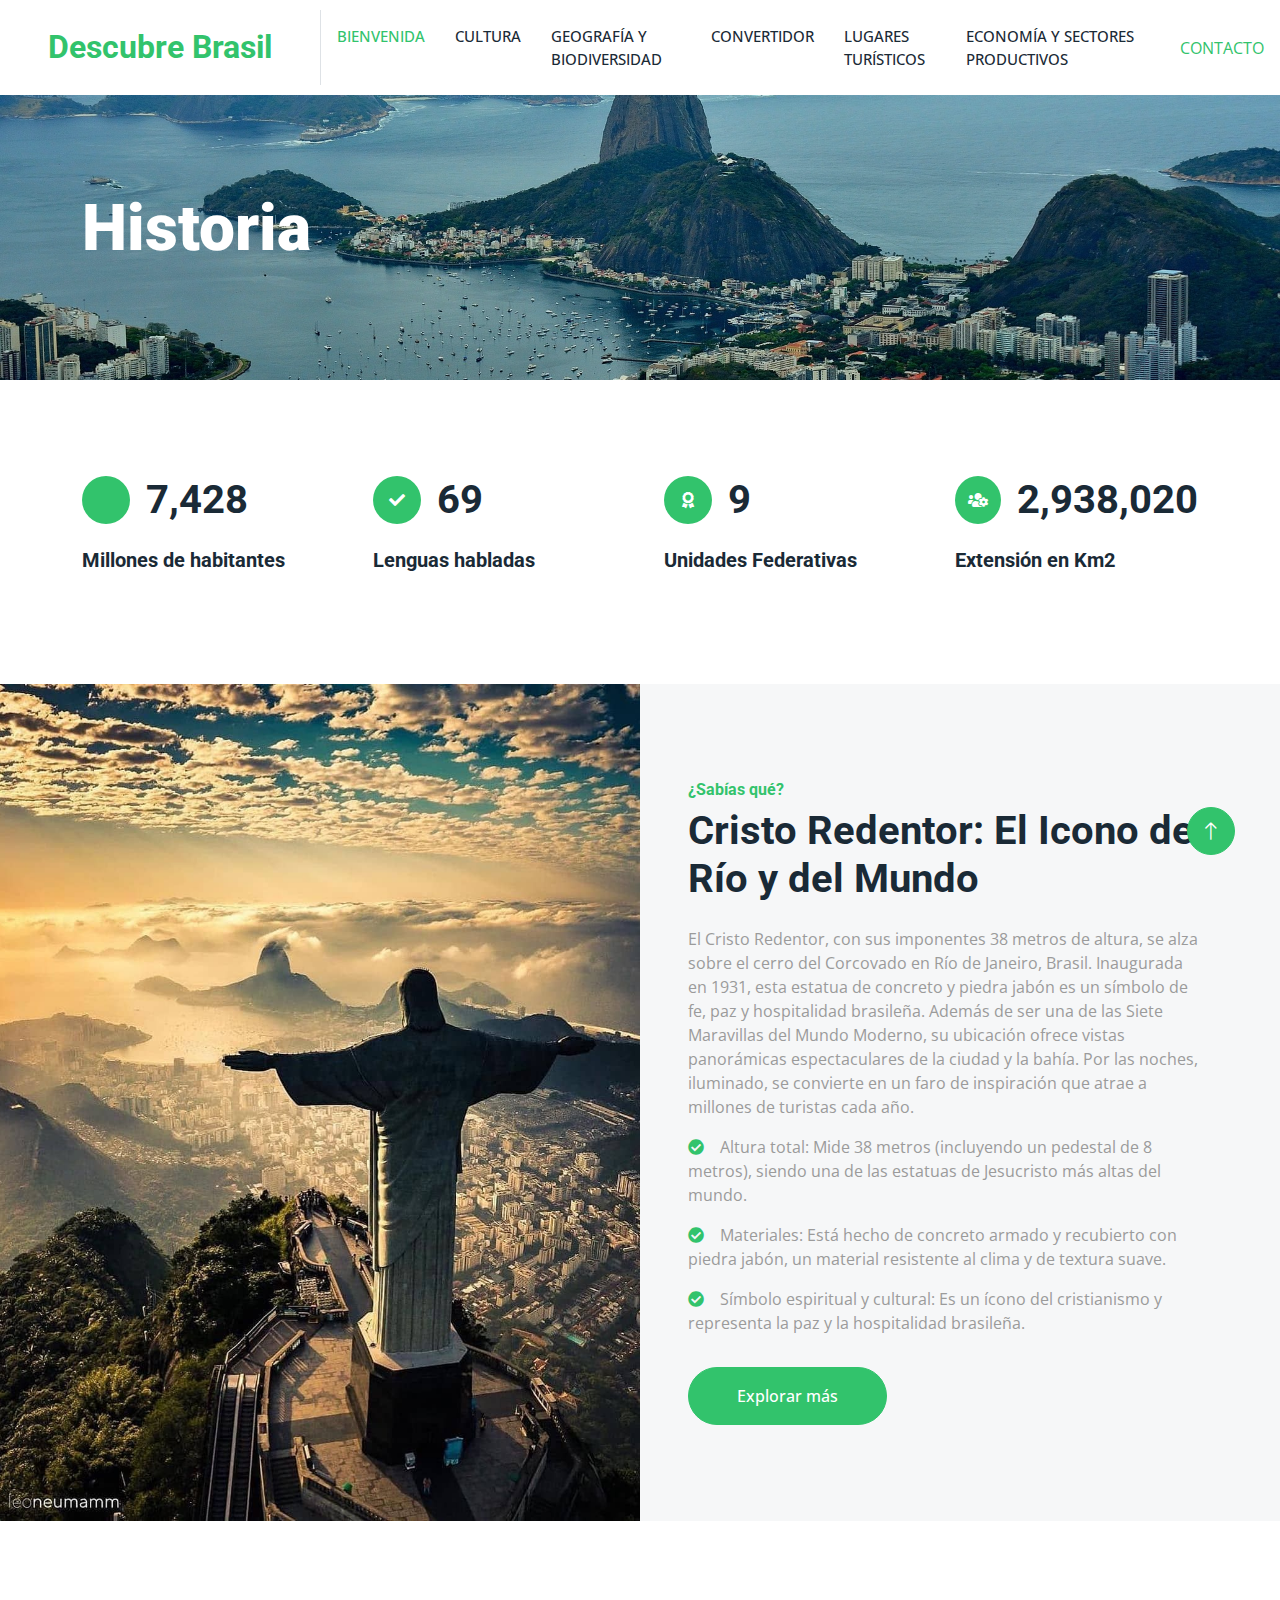
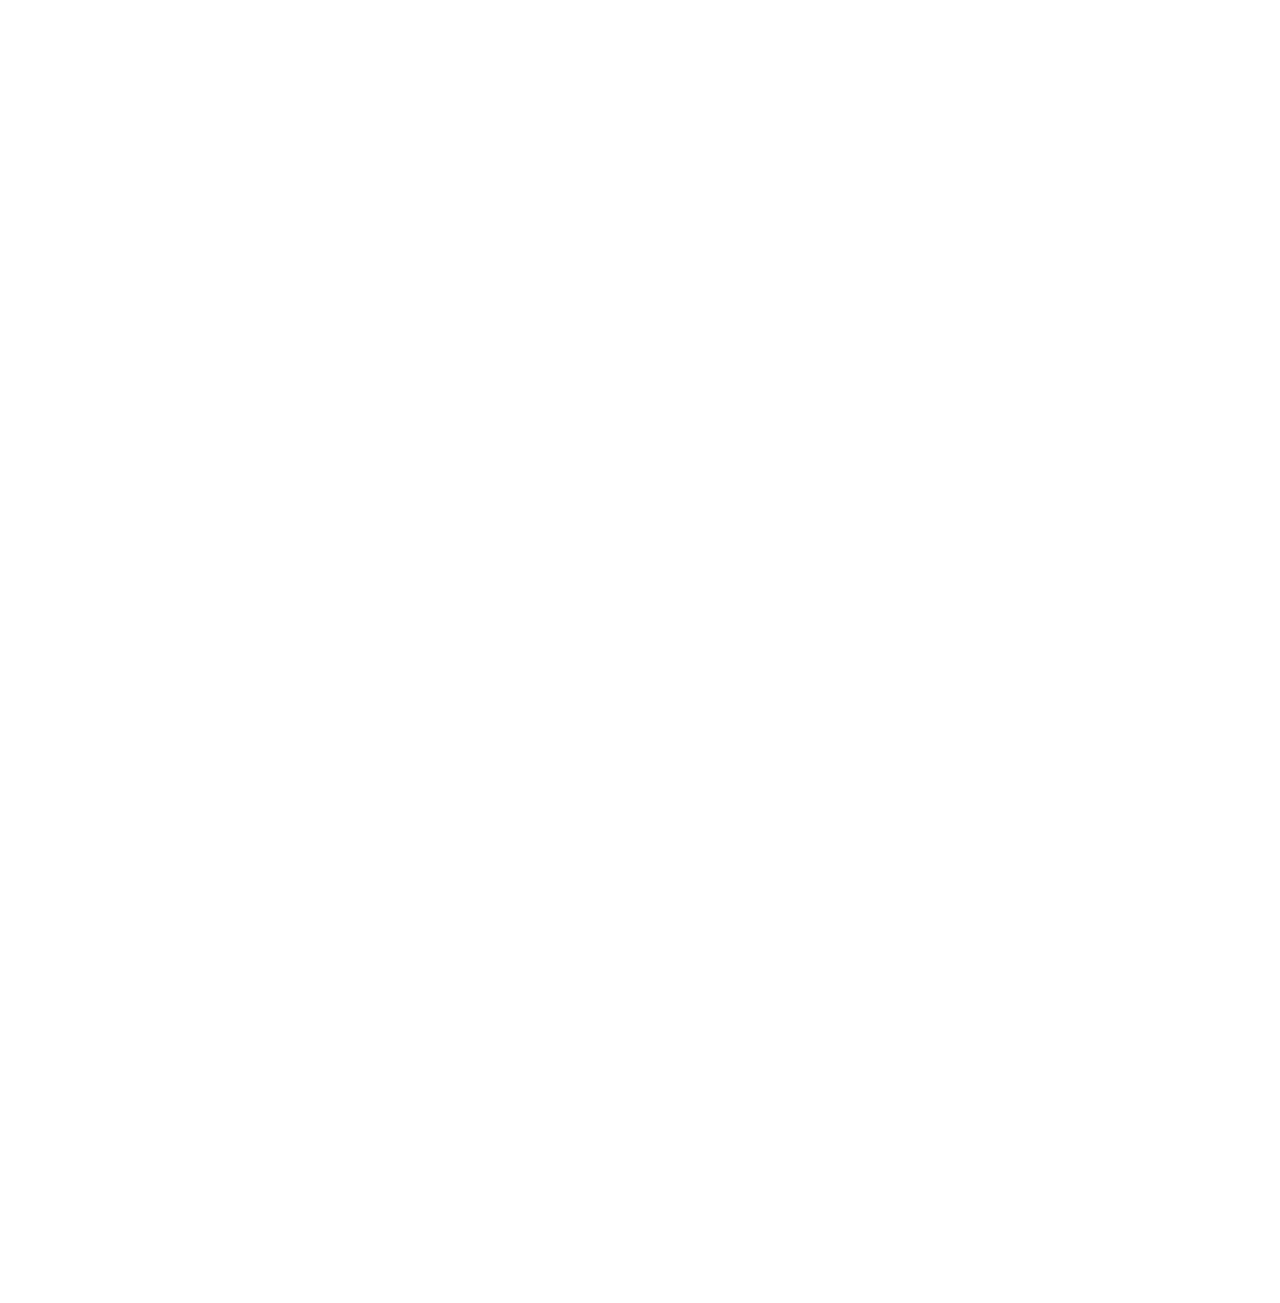
<file: Cultura.html>
<!DOCTYPE html>
<html lang="es">

<head>
    <meta charset="utf-8">
    <title>Descubre la vida</title>
    <meta content="width=device-width, initial-scale=1.0" name="viewport">
    <meta content="" name="keywords">
    <meta content="" name="description">

    <!-- Favicon -->
    <link href="img/favicon.ico" rel="icon">

    <!-- Google Web Fonts -->
    <link rel="preconnect" href="https://fonts.googleapis.com">
    <link rel="preconnect" href="https://fonts.gstatic.com" crossorigin>
    <link href="https://fonts.googleapis.com/css2?family=Open+Sans:wght@400;500&family=Roboto:wght@500;700;900&display=swap" rel="stylesheet"> 

    <!-- Icon Font Stylesheet -->
    <link href="https://cdnjs.cloudflare.com/ajax/libs/font-awesome/5.10.0/css/all.min.css" rel="stylesheet">
    <link href="https://cdn.jsdelivr.net/npm/bootstrap-icons@1.4.1/font/bootstrap-icons.css" rel="stylesheet">

    <!-- Libraries Stylesheet -->
    <link href="lib/animate/animate.min.css" rel="stylesheet">
    <link href="lib/owlcarousel/assets/owl.carousel.min.css" rel="stylesheet">
    <link href="lib/lightbox/css/lightbox.min.css" rel="stylesheet">

    <!-- Customized Bootstrap Stylesheet -->
    <link href="css/bootstrap.min.css" rel="stylesheet">

    <!-- Template Stylesheet -->
    <link href="css/style.css" rel="stylesheet">
</head>

<body>
    <!-- Spinner Start -->
    <div id="spinner" class="show bg-white position-fixed translate-middle w-100 vh-100 top-50 start-50 d-flex align-items-center justify-content-center">
        <div class="spinner-border text-primary" style="width: 3rem; height: 3rem;" role="status">
            <span class="sr-only">Loading...</span>
        </div>
    </div>
    <!-- Spinner End -->



    <!-- Navbar Start -->
    <nav class="navbar navbar-expand-lg bg-white navbar-light sticky-top p-0">
        <a href="index.html" class="navbar-brand d-flex align-items-center border-end px-4 px-lg-5">
            <h2 class="m-0 text-primary">Descubre Brasil</h2>
        </a>
        <button type="button" class="navbar-toggler me-4" data-bs-toggle="collapse" data-bs-target="#navbarCollapse">
            <span class="navbar-toggler-icon"></span>
        </button>
        <div class="collapse navbar-collapse" id="navbarCollapse">
            <div class="navbar-nav ms-auto p-4 p-lg-0">
                <a href="index.html" class="nav-item nav-link active">Bienvenida</a>
                <a href="Cultura.html" class="nav-item nav-link">Cultura</a>
                <a href="Geografia.html" class="nav-item nav-link">Geografía y Biodiversidad</a>
                <a href="Conver.html" class="nav-item nav-link">Convertidor</a>
                <a href="LugaresTurísticos.html" class="nav-item nav-link">Lugares Turísticos</a>
                <a href="Economíasectoresproductivos.html" class="nav-item nav-link">Economía y sectores productivos</a>
                </div>
                <a href="contact.html" class="nav-item nav-link">CONTACTO</a>
    </nav>
    <!-- Navbar End -->


    <!-- Page Header Start -->
    <div class="container-fluid page-header py-5 mb-5">
        <div class="container py-5">
            <h1 class="display-3 text-white mb-3 animated slideInDown">Historia</h1>
            <nav aria-label="breadcrumb animated slideInDown">
               <!--  <ol class="breadcrumb">
                    <li class="breadcrumb-item"><a class="text-white" href="#">Home</a></li>
                    <li class="breadcrumb-item"><a class="text-white" href="#">Pages</a></li>
                    <li class="breadcrumb-item text-white active" aria-current="page">About</li>
                </ol>-->
            </nav>
        </div>
    </div>
    <!-- Page Header End -->


    <!-- Feature Start -->
    <div class="container-xxl py-5">
        <div class="container">
            <div class="row g-5">
                <div class="col-md-6 col-lg-3 wow fadeIn" data-wow-delay="0.1s">
                    <div class="d-flex align-items-center mb-4">
                        <div class="btn-lg-square bg-primary rounded-circle me-3">
                            <i class="fa fa-use rs text-white"></i>
                        </div>
                        <h1 class="mb-0" data-toggle="counter-up">215,31</h1>
                    </div>
                    <h5 class="mb-3">Millones de habitantes</h5>
                   
                </div>
                <div class="col-md-6 col-lg-3 wow fadeIn" data-wow-delay="0.3s">
                    <div class="d-flex align-items-center mb-4">
                        <div class="btn-lg-square bg-primary rounded-circle me-3">
                            <i class="fa fa-check text-white"></i>
                        </div>
                        <h1 class="mb-0" data-toggle="counter-up">200</h1>
                    </div>
                    <h5 class="mb-3">Lenguas habladas</h5>
                </div>
                <div class="col-md-6 col-lg-3 wow fadeIn" data-wow-delay="0.5s">
                    <div class="d-flex align-items-center mb-4">
                        <div class="btn-lg-square bg-primary rounded-circle me-3">
                            <i class="fa fa-award text-white"></i>
                        </div>
                        <h1 class="mb-0" data-toggle="counter-up">27</h1>
                    </div>
                    <h5 class="mb-3">Unidades Federativas</h5>
                </div>
                <div class="col-md-6 col-lg-3 wow fadeIn" data-wow-delay="0.7s">
                    <div class="d-flex align-items-center mb-4">
                        <div class="btn-lg-square bg-primary rounded-circle me-3">
                            <i class="fa fa-users-cog text-white"></i>
                        </div>
                        <h1 class="mb-0" data-toggle="counter-up">8,516,000</h1>
                    </div>
                    <h5 class="mb-3">Extensión en Km2</h5>
                </div>
            </div>
        </div>
    </div>
    <!-- Feature Start -->
    

    <!-- About Start -->
    <div class="container-fluid bg-light overflow-hidden my-5 px-lg-0">
        <div class="container about px-lg-0">
            <div class="row g-0 mx-lg-0">
                <div class="col-lg-6 ps-lg-0 wow fadeIn" data-wow-delay="0.1s" style="min-height: 400px;">
                    <div class="position-relative h-100">
                        <img class="position-absolute img-fluid w-100 h-100" src="img/cristo.jpg" style="object-fit: cover;" alt="">
                    </div>
                </div>
                <div class="col-lg-6 about-text py-5 wow fadeIn" data-wow-delay="0.5s">
                    <div class="p-lg-5 pe-lg-0">
                        <h6 class="text-primary">¿Sabías qué?</h6>
                        <h1 class="mb-4">Cristo Redentor: El Icono de Río y del Mundo</h1>
                        <p>El Cristo Redentor, con sus imponentes 38 metros de altura, se alza sobre el cerro del Corcovado en Río de Janeiro, Brasil. Inaugurada en 1931, esta estatua de concreto y piedra jabón es un símbolo de fe, paz y hospitalidad brasileña. Además de ser una de las Siete Maravillas del Mundo Moderno, su ubicación ofrece vistas panorámicas espectaculares de la ciudad y la bahía. 
                            Por las noches, iluminado, se convierte en un faro de inspiración que atrae a millones de turistas cada año.</p>
                        <p><i class="fa fa-check-circle text-primary me-3"></i>Altura total: Mide 38 metros (incluyendo un pedestal de 8 metros), siendo una de las estatuas de Jesucristo más altas del mundo.</p>
                        <p><i class="fa fa-check-circle text-primary me-3"></i>Materiales: Está hecho de concreto armado y recubierto con piedra jabón, un material resistente al clima y de textura suave.</p>
                        <p><i class="fa fa-check-circle text-primary me-3"></i>Símbolo espiritual y cultural: Es un ícono del cristianismo y representa la paz y la hospitalidad brasileña.</p>
                        <a href="" class="btn btn-primary rounded-pill py-3 px-5 mt-3">Explorar más</a>
                    </div>
                </div>
            </div>
        </div>
    </div>
    <!-- About End -->


    <!-- Team Start -->
    <div class="container-xxl py-5">
        <div class="container">
            <div class="text-center mx-auto mb-5 wow fadeInUp" data-wow-delay="0.1s" style="max-width: 600px;">
                <h1 class="mb-4">Personajes Históricos</h1>
            </div>
            <div class="row g-4">
                <div class="col-lg-4 col-md-6 wow fadeInUp" data-wow-delay="0.1s">
                    <div class="team-item rounded overflow-hidden">
                        <div class="d-flex">
                            <img class="img-fluid w-75" src="img/team-1.jpg" alt="">

                        </div>
                        <div class="p-4">
                            <h5>Machado de Assis </h5>
                            <span>Escribió en prácticamente todos los géneros literarios, como poesía, novela, crónica, teatro, cuento, folletín,
                                 periódico y crítica literaria. Fue testigo del cambio político en Brasil, cuando la República substituyó al Imperio, y fue un gran comentador y relator de los acontecimientos político-sociales de su época</span>
                        </div>
                    </div>
                </div>
                <div class="col-lg-4 col-md-6 wow fadeInUp" data-wow-delay="0.3s">
                    <div class="team-item rounded overflow-hidden">
                        <div class="d-flex">
                            <img class="img-fluid w-75" src="img/team-2.jpg" alt="">

                        </div>
                        <div class="p-4">
                            <h5>Barón de Rio Branco</h5>
                            <span>José Maria da Silva Paranhos Junior, Barón de Río Branco (Río de Janeiro, 20 de abril de 1845-Río de Janeiro, 10 de febrero de 1912) fue un diplomático e historiador brasileño, 
                                hijo de José Maria da Silva Paranhos, vizconde del Río Branco.</span>
                        </div>
                    </div>
                </div>
                <div class="col-lg-4 col-md-6 wow fadeInUp" data-wow-delay="0.5s">
                    <div class="team-item rounded overflow-hidden">
                        <div class="d-flex">
                            <img class="img-fluid w-75" src="img/team-3.jpg" alt="">

                        </div>
                        <div class="p-4">
                            <h5>Maria Quiteria</h5>
                            <span>Maria Quitéria de Jesus (Feira de Santana, 27 de julio de 1792 - Salvador, 21 de agosto de 1853) fue una mujer militar brasileña, considerada heroína de la 
                                Independencia de Brasil, que combatió al lado de las tropas brasileñas en contra de los soldados portugueses, disfrazada de varón y haciéndose llamar "soldado Medeiros".</span>
                        </div>
                    </div>
                </div>
            </div>
        </div>
    </div>
    <!-- Team End -->
        
    <!-- Footer Start -->
    <div class="container-fluid bg-dark text-body footer mt-5 pt-5 wow fadeIn" data-wow-delay="0.1s">
        <div class="container py-5">
            <div class="row g-5">
                <div class="col-lg-1 col-md-4">
                   
                </div>
                <div class="col-lg-3 col-md-6">
                    <h2 class="text-white mb-4">Grupo 8</h2>
                </div>
                <div class="col-lg-3 col-md-6">
                    <h5 class="text-white mb-4"> <i class="fa fa-user me-3"></i>Luis Carrillo</h5>   
                    <p class="mb-2 "><i class="fa fa-envelope me-3"></i>lacarrillo6@espe.edu.ec</p>
                    <div class="d-flex pt-2">
                        <a class="btn btn-square btn-outline-light btn-social" href=""><i class="fab fa-twitter"></i></a>
                        <a class="btn btn-square btn-outline-light btn-social" href=""><i class="fab fa-facebook-f"></i></a>
                        <a class="btn btn-square btn-outline-light btn-social" href=""><i class="fab fa-youtube"></i></a>
                        
                    </div>
                </div>
                <div class="col-lg-3 col-md-6">
                    <h5 class="text-white mb-4"> <i class="fa fa-user me-3"></i>Bryan Ortiz</h5>   
                    <p class="mb-2 "><i class="fa fa-envelope me-3"></i>baortiz7@espe.edu.ec</p>
                    <div class="d-flex pt-2">
                        <a class="btn btn-square btn-outline-light btn-social" href=""><i class="fab fa-twitter"></i></a>
                        <a class="btn btn-square btn-outline-light btn-social" href=""><i class="fab fa-facebook-f"></i></a>
                        <a class="btn btn-square btn-outline-light btn-social" href=""><i class="fab fa-youtube"></i></a>
                    </div>
                </div>
                
            </div>
        </div>
        <div class="container">
            <div class="copyright">
                <div class="row">
                    <div class="col-md-6 text-center text-md-start mb-3 mb-md-0">
                        &copy; <a href="#">Your Site Name</a>, All Right Reserved.
                    </div>
                    <div class="col-md-6 text-center text-md-end">
                        <!--/*** This template is free as long as you keep the footer author’s credit link/attribution link/backlink. If you'd like to use the template without the footer author’s credit link/attribution link/backlink, you can purchase the Credit Removal License from "https://htmlcodex.com/credit-removal". Thank you for your support. ***/-->
                        Designed By <a href="https://htmlcodex.com">HTML Codex</a>
                        <br>Distributed By: <a href="https://themewagon.com" target="_blank">ThemeWagon</a>
                    </div>
                </div>
            </div>
        </div>
    </div>
    <!-- Footer End -->


    <!-- Back to Top -->
    <a href="#" class="btn btn-lg btn-primary btn-lg-square rounded-circle back-to-top"><i class="bi bi-arrow-up"></i></a>


    <!-- JavaScript Libraries -->
    <script src="https://code.jquery.com/jquery-3.4.1.min.js"></script>
    <script src="https://cdn.jsdelivr.net/npm/bootstrap@5.0.0/dist/js/bootstrap.bundle.min.js"></script>
    <script src="lib/wow/wow.min.js"></script>
    <script src="lib/easing/easing.min.js"></script>
    <script src="lib/waypoints/waypoints.min.js"></script>
    <script src="lib/counterup/counterup.min.js"></script>
    <script src="lib/owlcarousel/owl.carousel.min.js"></script>
    <script src="lib/isotope/isotope.pkgd.min.js"></script>
    <script src="lib/lightbox/js/lightbox.min.js"></script>

    <!-- Template Javascript -->
    <script src="js/main.js"></script>
</body>

</html>
</file>
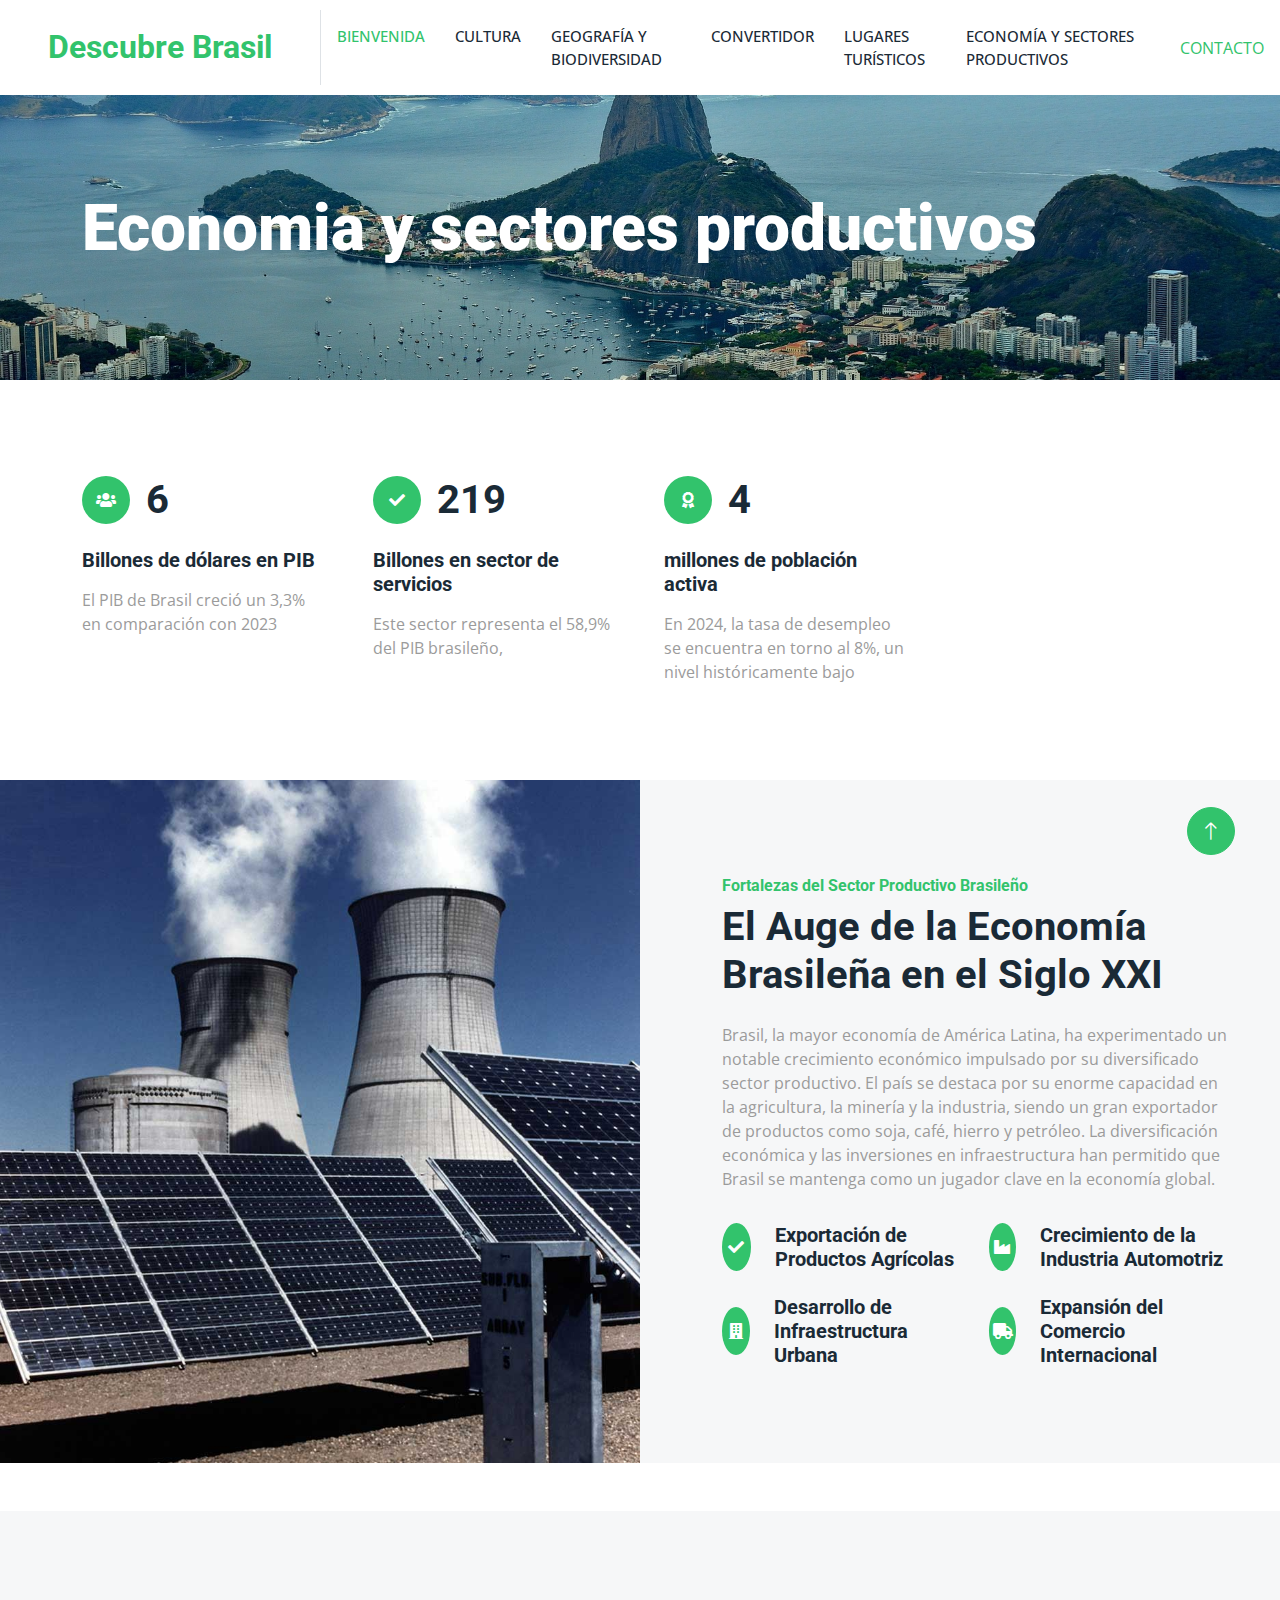
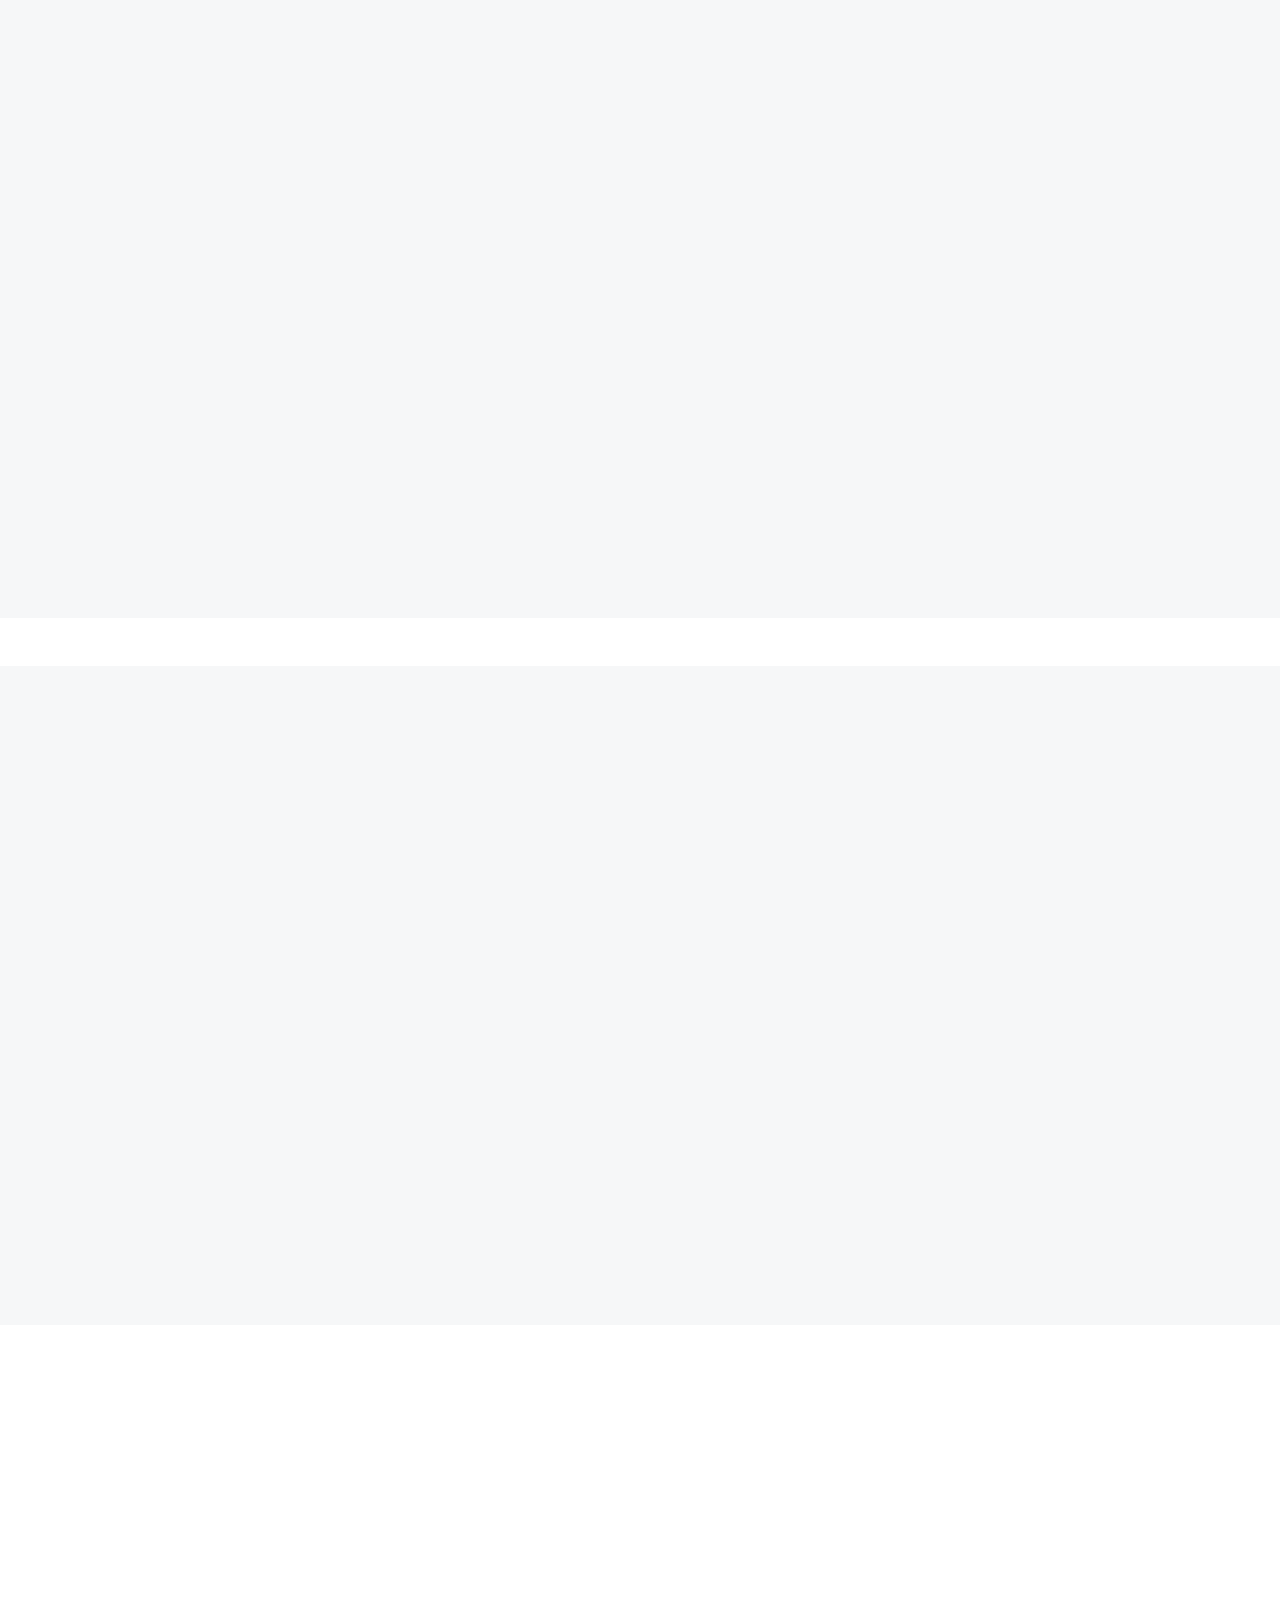
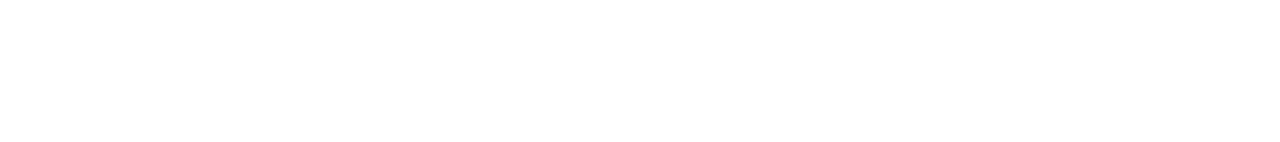
<file: Economíasectoresproductivos.html>
<!DOCTYPE html>
<html lang="en">

<head>
    <meta charset="utf-8">
    <title>Descubre la vida</title>
    <meta content="width=device-width, initial-scale=1.0" name="viewport">
    <meta content="" name="keywords">
    <meta content="" name="description">

    <!-- Favicon -->
    <link href="img/favicon.ico" rel="icon">

    <!-- Google Web Fonts -->
    <link rel="preconnect" href="https://fonts.googleapis.com">
    <link rel="preconnect" href="https://fonts.gstatic.com" crossorigin>
    <link href="https://fonts.googleapis.com/css2?family=Open+Sans:wght@400;500&family=Roboto:wght@500;700;900&display=swap" rel="stylesheet"> 

    <!-- Icon Font Stylesheet -->
    <link href="https://cdnjs.cloudflare.com/ajax/libs/font-awesome/5.10.0/css/all.min.css" rel="stylesheet">
    <link href="https://cdn.jsdelivr.net/npm/bootstrap-icons@1.4.1/font/bootstrap-icons.css" rel="stylesheet">

    <!-- Libraries Stylesheet -->
    <link href="lib/animate/animate.min.css" rel="stylesheet">
    <link href="lib/owlcarousel/assets/owl.carousel.min.css" rel="stylesheet">
    <link href="lib/lightbox/css/lightbox.min.css" rel="stylesheet">

    <!-- Customized Bootstrap Stylesheet -->
    <link href="css/bootstrap.min.css" rel="stylesheet">

    <!-- Template Stylesheet -->
    <link href="css/style.css" rel="stylesheet">
</head>

<body>
    <!-- Spinner Start -->
    <div id="spinner" class="show bg-white position-fixed translate-middle w-100 vh-100 top-50 start-50 d-flex align-items-center justify-content-center">
        <div class="spinner-border text-primary" style="width: 3rem; height: 3rem;" role="status">
            <span class="sr-only">Loading...</span>
        </div>
    </div>
    <!-- Spinner End -->


  <!-- Navbar Start -->
  <nav class="navbar navbar-expand-lg bg-white navbar-light sticky-top p-0">
    <a href="index.html" class="navbar-brand d-flex align-items-center border-end px-4 px-lg-5">
        <h2 class="m-0 text-primary">Descubre Brasil</h2>
    </a>
    <button type="button" class="navbar-toggler me-4" data-bs-toggle="collapse" data-bs-target="#navbarCollapse">
        <span class="navbar-toggler-icon"></span>
    </button>
    <div class="collapse navbar-collapse" id="navbarCollapse">
        <div class="navbar-nav ms-auto p-4 p-lg-0">
            <a href="index.html" class="nav-item nav-link active">Bienvenida</a>
            <a href="Cultura.html" class="nav-item nav-link">Cultura</a>
            <a href="Geografia.html" class="nav-item nav-link">Geografía y Biodiversidad</a>
            <a href="Conver.html" class="nav-item nav-link">Convertidor</a>
            <a href="LugaresTurísticos.html" class="nav-item nav-link">Lugares Turísticos</a>
            <a href="Economíasectoresproductivos.html" class="nav-item nav-link">Economía y sectores productivos</a>
                </div>
            </div>
            <a href="contact.html" class="nav-item nav-link">CONTACTO</a>
        </div>
    </div>
</nav>
<!-- Navbar End -->

    <!-- Page Header Start -->
    <div class="container-fluid page-header py-5 mb-5">
        <div class="container py-5">
            <h1 class="display-3 text-white mb-3 animated slideInDown">Economia y sectores productivos </h1>
            <nav aria-label="breadcrumb animated slideInDown">
            </nav>
        </div>
    </div>
    <!-- Page Header End -->


    <!-- Feature Start -->
    <div class="container-xxl py-5">
        <div class="container">
            <div class="row g-5">
                <div class="col-md-6 col-lg-3 wow fadeIn" data-wow-delay="0.1s">
                    <div class="d-flex align-items-center mb-4">
                        <div class="btn-lg-square bg-primary rounded-circle me-3">
                            <i class="fa fa-users text-white"></i>
                        </div>
                        <h1 class="mb-0" data-toggle="counter-up">1,8</h1>
                    </div>
                    <h5 class="mb-3">Billones de dólares en PIB</h5>
                    <span>El PIB de Brasil creció un 3,3% en comparación con 2023</span>
                </div>
                <div class="col-md-6 col-lg-3 wow fadeIn" data-wow-delay="0.3s">
                    <div class="d-flex align-items-center mb-4">
                        <div class="btn-lg-square bg-primary rounded-circle me-3">
                            <i class="fa fa-check text-white"></i>
                        </div>
                        <h1 class="mb-0" data-toggle="counter-up">625</h1>
                    </div>
                    <h5 class="mb-3">Billones en sector de servicios</h5>
                    <span>Este sector representa el 58,9% del PIB brasileño,</span>
                </div>
                <div class="col-md-6 col-lg-3 wow fadeIn" data-wow-delay="0.5s">
                    <div class="d-flex align-items-center mb-4">
                        <div class="btn-lg-square bg-primary rounded-circle me-3">
                            <i class="fa fa-award text-white"></i>
                        </div>
                        <h1 class="mb-0" data-toggle="counter-up">10</h1>
                    </div>
                    <h5 class="mb-3">millones de población activa</h5>
                    <span>En 2024, la tasa de desempleo se encuentra en torno al 8%, un nivel históricamente bajo</span>
                </div>
            </div>
        </div>
    </div>
    <!-- Feature Start -->

    <!-- Feature Start 1  -->
    <div class="container-fluid bg-light overflow-hidden my-5 px-lg-0">
        <div class="container feature px-lg-0">
            <div class="row g-0 mx-lg-0">
                <!-- Columna de la imagen a la izquierda -->
                <div class="col-lg-6 pe-lg-0 wow fadeIn" data-wow-delay="0.5s" style="min-height: 400px;">
                    <div class="position-relative h-100">
                        <img class="position-absolute img-fluid w-100 h-100" src="img/feature.jpg" style="object-fit: cover;" alt="">
                    </div>
                </div>

                <!-- Columna del texto a la derecha -->
                <div class="col-lg-6 feature-text py-5 wow fadeIn" data-wow-delay="0.1s">
                    <div class="p-lg-5 ps-lg-0">
                        <h6 class="text-primary">Fortalezas del Sector Productivo Brasileño</h6>
                        <h1 class="mb-4">El Auge de la Economía Brasileña en el Siglo XXI</h1>
                        <p class="mb-4 pb-2">Brasil, la mayor economía de América Latina, ha experimentado un notable crecimiento económico impulsado por su diversificado sector productivo. El país se destaca por su enorme capacidad en la agricultura, la minería y la industria, siendo un gran exportador de productos como soja, café, hierro y petróleo. La diversificación económica y las inversiones en infraestructura han permitido que Brasil se mantenga como un jugador clave en la economía global.</p>
                        <div class="row g-4">
                            <div class="col-6">
                                <div class="d-flex align-items-center">
                                    <div class="btn-lg-square bg-primary rounded-circle">
                                        <i class="fa fa-check text-white"></i>
                                    </div>
                                    <div class="ms-4">
                                        <h5 class="mb-0">Exportación de Productos Agrícolas</h5>
                                    </div>
                                </div>
                            </div>
                            <div class="col-6">
                                <div class="d-flex align-items-center">
                                    <div class="btn-lg-square bg-primary rounded-circle">
                                        <i class="fa fa-industry text-white"></i>
                                    </div>
                                    <div class="ms-4">
                                        <h5 class="mb-0">Crecimiento de la Industria Automotriz</h5>
                                    </div>
                                </div>
                            </div>
                            <div class="col-6">
                                <div class="d-flex align-items-center">
                                    <div class="btn-lg-square bg-primary rounded-circle">
                                        <i class="fa fa-building text-white"></i>
                                    </div>
                                    <div class="ms-4">
                                        <h5 class="mb-0">Desarrollo de Infraestructura Urbana</h5>
                                    </div>
                                </div>
                            </div>
                            <div class="col-6">
                                <div class="d-flex align-items-center">
                                    <div class="btn-lg-square bg-primary rounded-circle">
                                        <i class="fa fa-truck text-white"></i>
                                    </div>
                                    <div class="ms-4">
                                        <h5 class="mb-0">Expansión del Comercio Internacional</h5>
                                    </div>
                                </div>
                            </div>
                        </div>
                    </div>
                </div>
            </div>
        </div>
    </div>
    <!-- Feature End 1 -->

    <!-- Feature Start 2 -->
    <div class="container-fluid bg-light overflow-hidden my-5 px-lg-0">
        <div class="container feature px-lg-0">
            <div class="row g-0 mx-lg-0">
                <div class="col-lg-6 feature-text py-5 wow fadeIn" data-wow-delay="0.1s">
                    <div class="p-lg-5 ps-lg-0">
                        <h6 class="text-primary">Crecimiento Sostenible</h6>
                        <h1 class="mb-4">El Auge de la Energía Solar en Brasil</h1>
                        <p class="mb-4 pb-2">Brasil ha consolidado su posición como uno de los principales actores globales en el sector de la energía solar. Con una capacidad instalada que superará los 47 GW al final de 2024, el país ha logrado un crecimiento significativo en la generación fotovoltaica.
                             Este avance es resultado de fuertes inversiones y políticas gubernamentales favorables, que han impulsado tanto la generación centralizada como distribuida, posicionando a Brasil como el sexto país en el mundo en alcanzar los 50 GW generados por energía solar</p>
                        <div class="row g-4">
                            <div class="col-6">
                                <div class="d-flex align-items-center">
                                    <div class="btn-lg-square bg-primary rounded-circle">
                                        <i class="fa fa-check text-white"></i>
                                    </div>
                                    <div class="ms-4">
                                        <h5 class="mb-0">Reducción de Emisiones de CO2</h5>
                                    </div>
                                </div>
                            </div>
                            <div class="col-6">
                                <div class="d-flex align-items-center">
                                    <div class="btn-lg-square bg-primary rounded-circle">
                                        <i class="fa fa-user-check text-white"></i>
                                    </div>
                                    <div class="ms-4">
                                        <h5 class="mb-0">Generación de Empleos Verdes</h5>
                                    </div>
                                </div>
                            </div>
                            <div class="col-6">
                                <div class="d-flex align-items-center">
                                    <div class="btn-lg-square bg-primary rounded-circle">
                                        <i class="fa fa-drafting-compass text-white"></i>
                                    </div>
                                    <div class="ms-4">
                                        <h5 class="mb-0">Diversificación Energética</h5>
                                    </div>
                                </div>
                            </div>
                            <div class="col-6">
                                <div class="d-flex align-items-center">
                                    <div class="btn-lg-square bg-primary rounded-circle">
                                        <i class="fa fa-headphones text-white"></i>
                                    </div>
                                    <div class="ms-4">
                                        <h5 class="mb-0">Inversiones Extranjeras</h5>
                                    </div>
                                </div>
                            </div>
                        </div>
                    </div>
                </div>
                <div class="col-lg-6 pe-lg-0 wow fadeIn" data-wow-delay="0.5s" style="min-height: 400px;">
                    <div class="position-relative h-100">
                        <img class="position-absolute img-fluid w-100 h-100" src="img/economia_brasil.jpg" style="object-fit: cover;" alt="">
                    </div>
                </div>
            </div>
        </div>
    </div>
    <!-- Feature End 2 -->

    <!-- Feature Start 3 -->
    <div class="container-fluid bg-light overflow-hidden my-5 px-lg-0">
        <div class="container feature px-lg-0">
            <div class="row g-0 mx-lg-0">
                <!-- Columna de la imagen a la izquierda -->
                <div class="col-lg-6 pe-lg-0 wow fadeIn" data-wow-delay="0.1s" style="min-height: 400px;">
                    <div class="position-relative h-100">
                        <img class="position-absolute img-fluid w-100 h-100" src="img/Crecimiento_brasil.jpg" style="object-fit: cover;" alt="">
                    </div>
                </div>

                <!-- Columna del texto a la derecha -->
                <div class="col-lg-6 feature-text py-5 wow fadeIn" data-wow-delay="0.5s">
                    <div class="p-lg-5 ps-lg-0">
                        <h6 class="text-primary">Agroindustria en Brasil</h6>
                        <h1 class="mb-4">El Pilar del Crecimiento Económico Brasileño</h1>
                        <p class="mb-4 pb-2">La agroindustria brasileña es uno de los motores principales de la economía del país. Brasil es líder mundial en la exportación de productos como soja, carne de res, pollo y café, desempeñando un papel clave en la seguridad alimentaria global. Además, los avances en tecnología agrícola y las políticas de sostenibilidad han permitido mejorar la productividad, preservando los recursos naturales y ampliando el acceso a mercados internacionales.</p>
                        <div class="row g-4">
                            <div class="col-6">
                                <div class="d-flex align-items-center">
                                    <div class="btn-lg-square bg-primary rounded-circle">
                                        <i class="fa fa-leaf text-white"></i>
                                    </div>
                                    <div class="ms-4">
                                        <h5 class="mb-0">Liderazgo en Exportaciones</h5>
                                    </div>
                                </div>
                            </div>
                            <div class="col-6">
                                <div class="d-flex align-items-center">
                                    <div class="btn-lg-square bg-primary rounded-circle">
                                        <i class="fa fa-tractor text-white"></i>
                                    </div>
                                    <div class="ms-4">
                                        <h5 class="mb-0">Innovación en Agricultura</h5>
                                    </div>
                                </div>
                            </div>
                            <div class="col-6">
                                <div class="d-flex align-items-center">
                                    <div class="btn-lg-square bg-primary rounded-circle">
                                        <i class="fa fa-seedling text-white"></i>
                                    </div>
                                    <div class="ms-4">
                                        <h5 class="mb-0">Sostenibilidad Rural</h5>
                                    </div>
                                </div>
                            </div>
                            <div class="col-6">
                                <div class="d-flex align-items-center">
                                    <div class="btn-lg-square bg-primary rounded-circle">
                                        <i class="fa fa-globe text-white"></i>
                                    </div>
                                    <div class="ms-4">
                                        <h5 class="mb-0">Acceso a Mercados Globales</h5>
                                    </div>
                                </div>
                            </div>
                        </div>
                    </div>
                </div>
            </div>
        </div>
    </div>
    <!-- Feature End 3 -->




        

    <!-- Footer Start -->
    <div class="container-fluid bg-dark text-body footer mt-5 pt-5 wow fadeIn" data-wow-delay="0.1s">
        <div class="container py-5">
            <div class="row g-5">
                <div class="col-lg-1 col-md-4">
                   
                </div>
                <div class="col-lg-3 col-md-6">
                    <h2 class="text-white mb-4">Grupo 8</h2>
                </div>
                <div class="col-lg-3 col-md-6">
                    <h5 class="text-white mb-4"> <i class="fa fa-user me-3"></i>Luis Carrillo</h5>   
                    <p class="mb-2 "><i class="fa fa-envelope me-3"></i>lacarrillo6@espe.edu.ec</p>
                    <div class="d-flex pt-2">
                        <a class="btn btn-square btn-outline-light btn-social" href=""><i class="fab fa-twitter"></i></a>
                        <a class="btn btn-square btn-outline-light btn-social" href=""><i class="fab fa-facebook-f"></i></a>
                        <a class="btn btn-square btn-outline-light btn-social" href=""><i class="fab fa-youtube"></i></a>
                        
                    </div>
                </div>
                <div class="col-lg-3 col-md-6">
                    <h5 class="text-white mb-4"> <i class="fa fa-user me-3"></i>Bryan Ortiz</h5>   
                    <p class="mb-2 "><i class="fa fa-envelope me-3"></i>baortiz7@espe.edu.ec</p>
                    <div class="d-flex pt-2">
                        <a class="btn btn-square btn-outline-light btn-social" href=""><i class="fab fa-twitter"></i></a>
                        <a class="btn btn-square btn-outline-light btn-social" href=""><i class="fab fa-facebook-f"></i></a>
                        <a class="btn btn-square btn-outline-light btn-social" href=""><i class="fab fa-youtube"></i></a>
                    </div>
                </div>
                
            </div>
        </div>
        <div class="container">
            <div class="copyright">
                <div class="row">
                    <div class="col-md-6 text-center text-md-start mb-3 mb-md-0">
                        &copy; <a href="#">Your Site Name</a>, All Right Reserved.
                    </div>
                    <div class="col-md-6 text-center text-md-end">
                        <!--/*** This template is free as long as you keep the footer author’s credit link/attribution link/backlink. If you'd like to use the template without the footer author’s credit link/attribution link/backlink, you can purchase the Credit Removal License from "https://htmlcodex.com/credit-removal". Thank you for your support. ***/-->
                        Designed By <a href="https://htmlcodex.com">HTML Codex</a>
                        <br>Distributed By: <a href="https://themewagon.com" target="_blank">ThemeWagon</a>
                    </div>
                </div>
            </div>
        </div>
    </div>
    <!-- Footer End -->


    <!-- Back to Top -->
    <a href="#" class="btn btn-lg btn-primary btn-lg-square rounded-circle back-to-top"><i class="bi bi-arrow-up"></i></a>


    <!-- JavaScript Libraries -->
    <script src="https://code.jquery.com/jquery-3.4.1.min.js"></script>
    <script src="https://cdn.jsdelivr.net/npm/bootstrap@5.0.0/dist/js/bootstrap.bundle.min.js"></script>
    <script src="lib/wow/wow.min.js"></script>
    <script src="lib/easing/easing.min.js"></script>
    <script src="lib/waypoints/waypoints.min.js"></script>
    <script src="lib/counterup/counterup.min.js"></script>
    <script src="lib/owlcarousel/owl.carousel.min.js"></script>
    <script src="lib/isotope/isotope.pkgd.min.js"></script>
    <script src="lib/lightbox/js/lightbox.min.js"></script>

    <!-- Template Javascript -->
    <script src="js/main.js"></script>
</body>

</html>
</file>
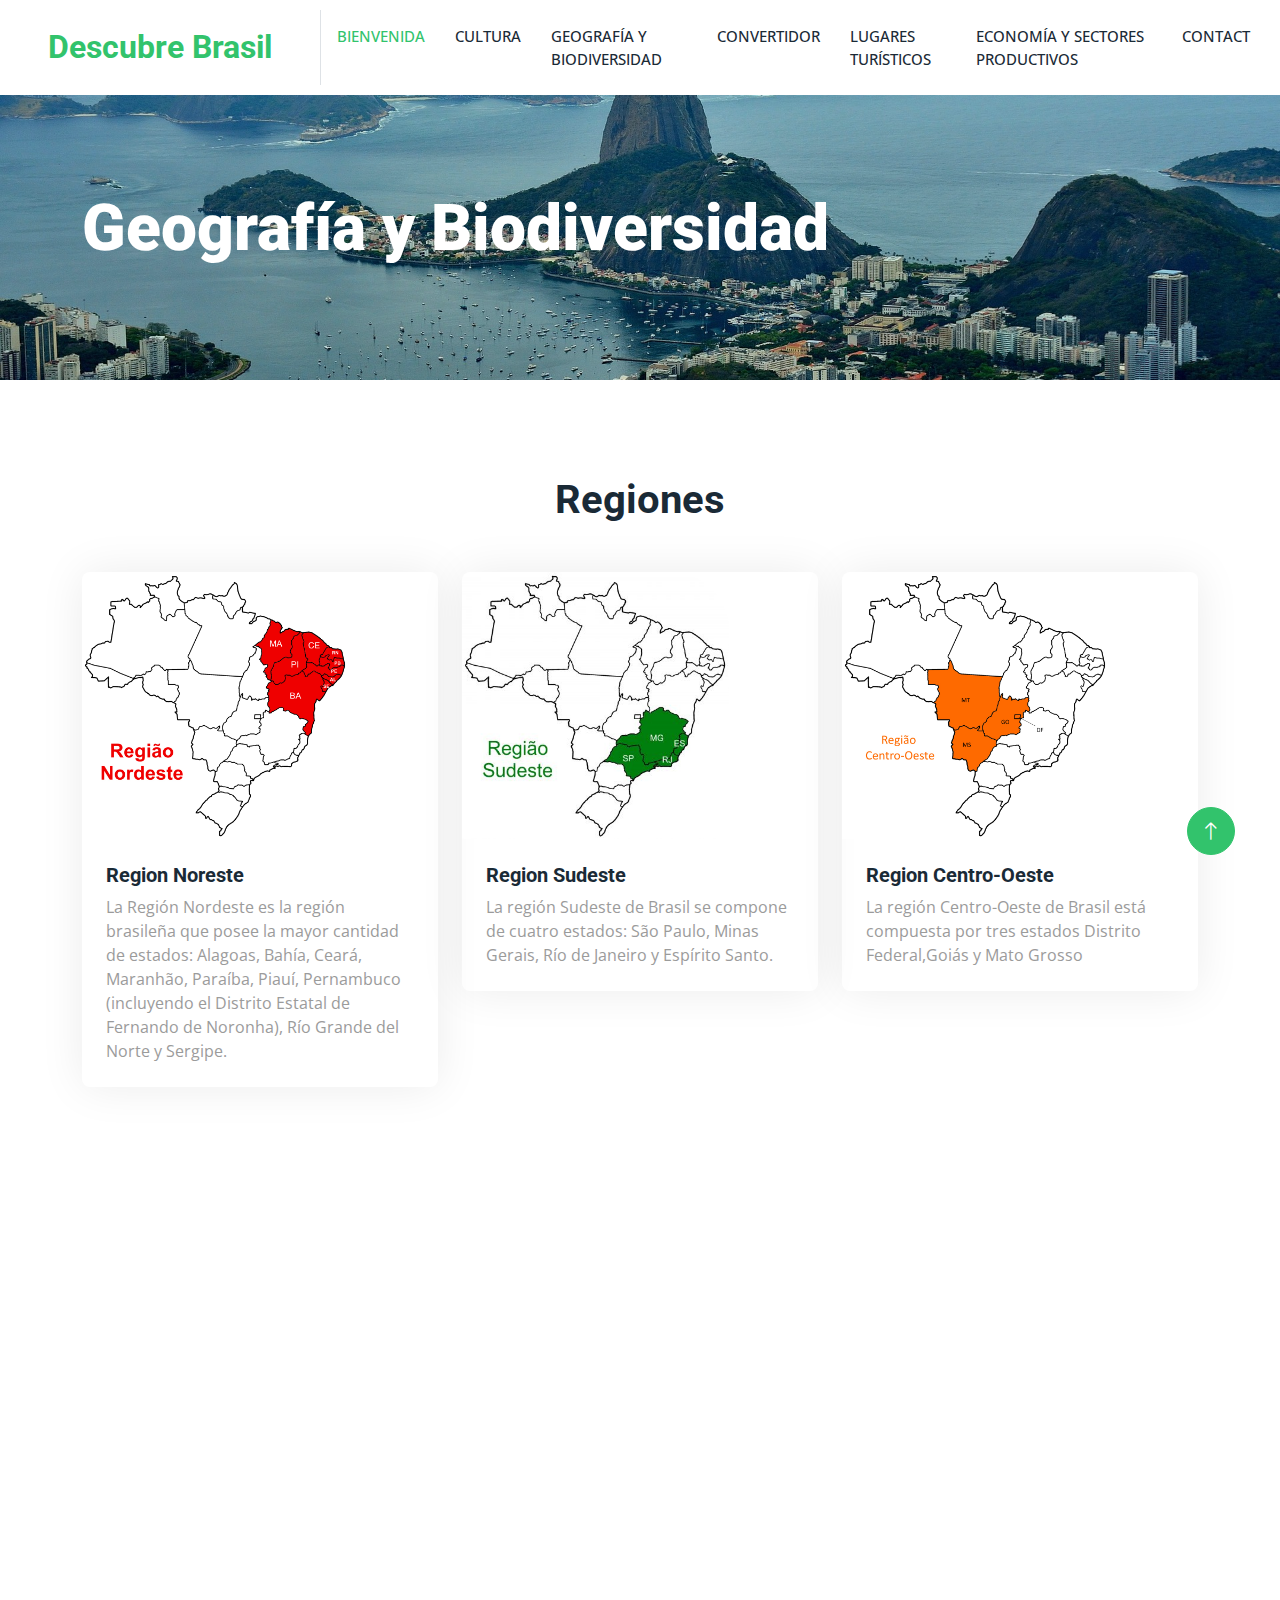
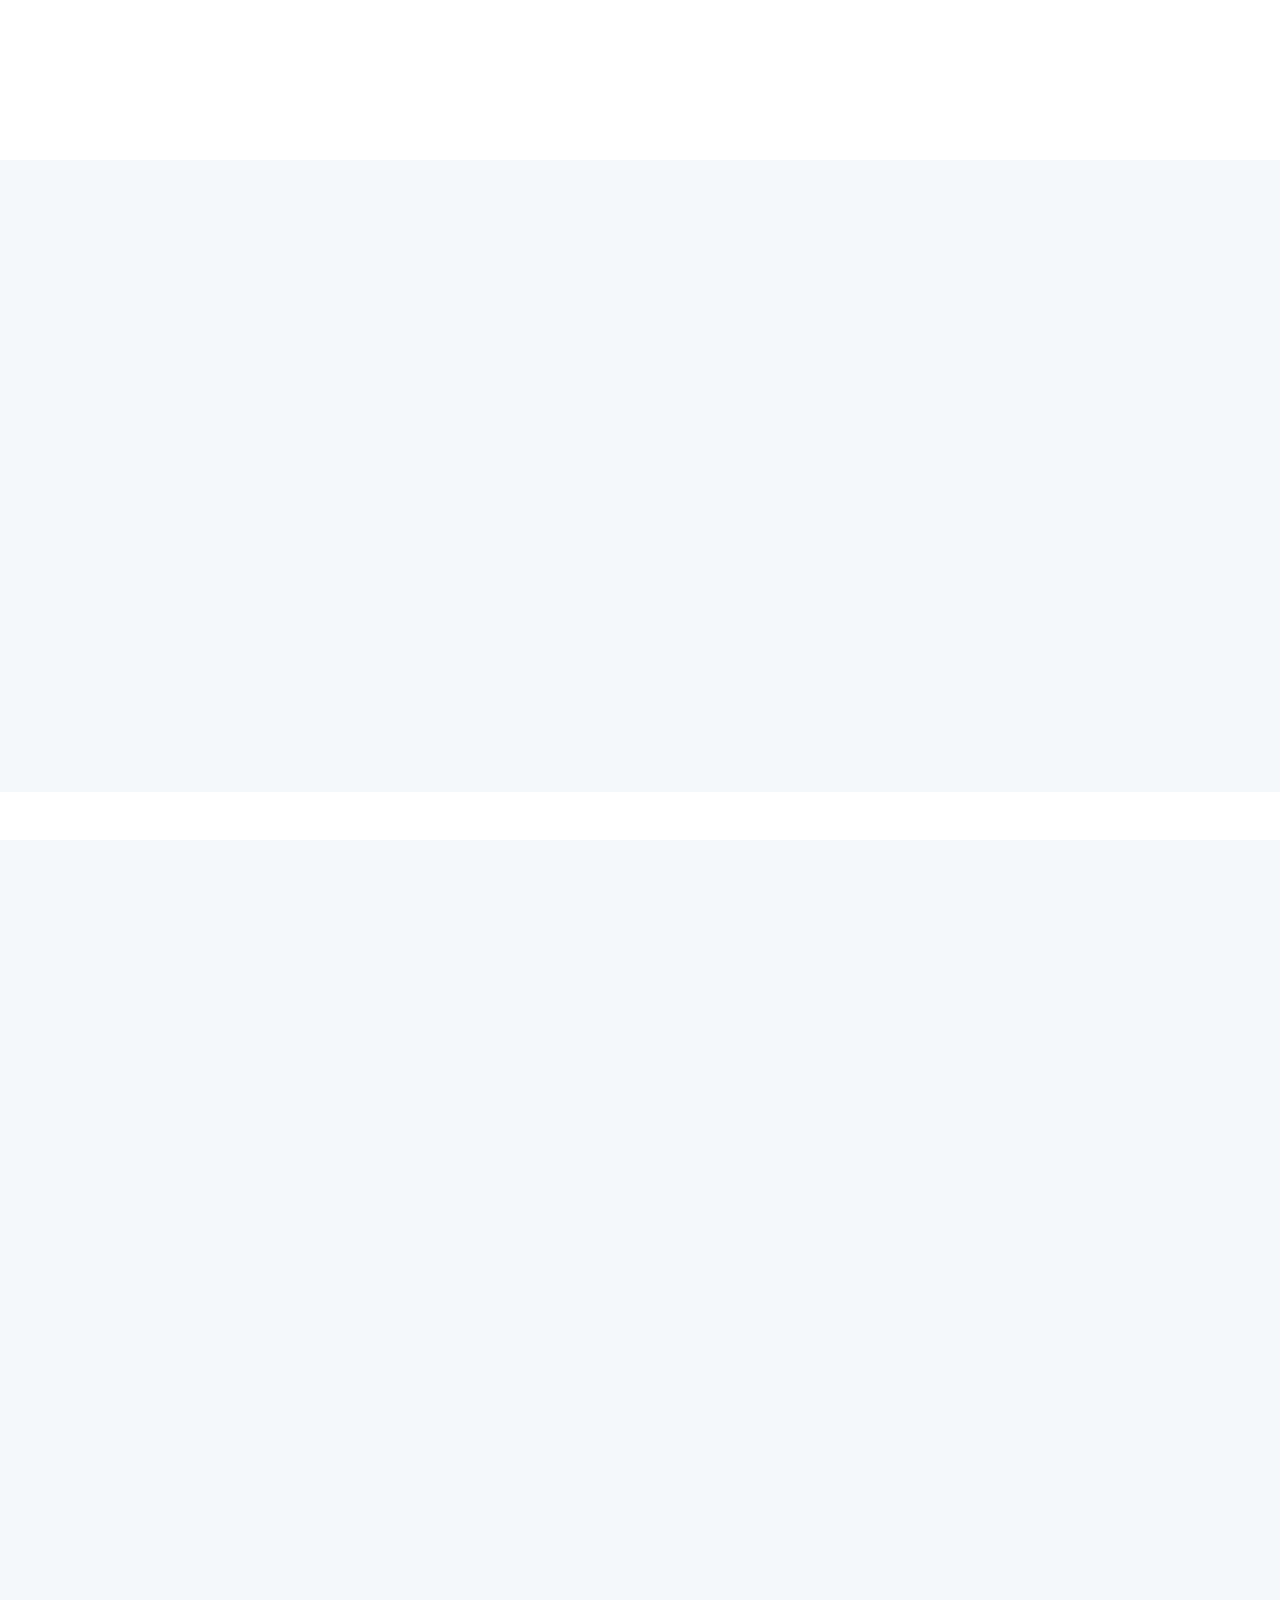
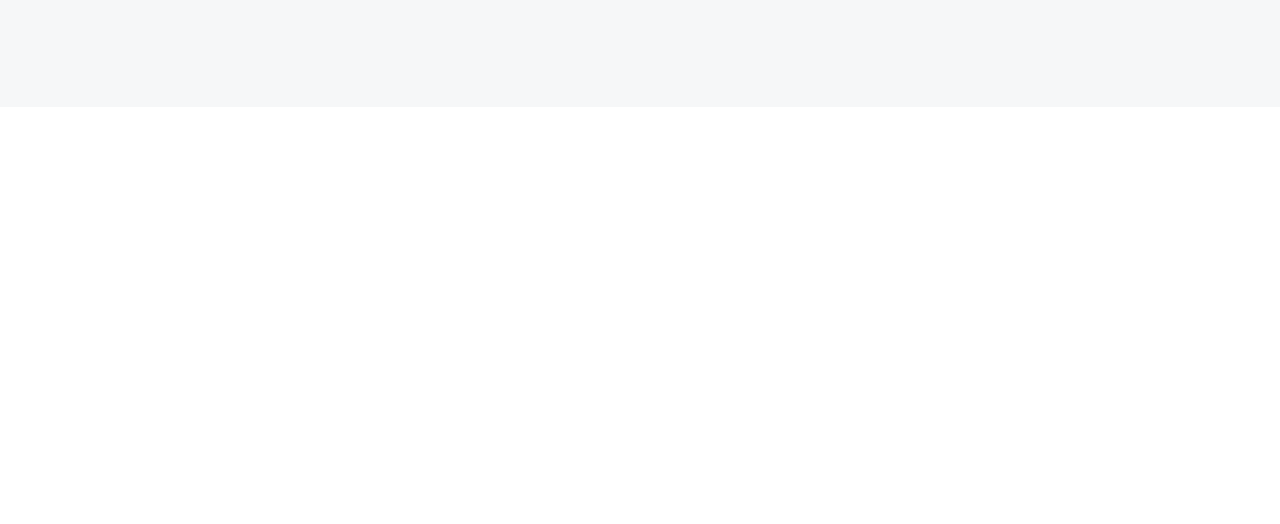
<file: Geografia.html>
<!DOCTYPE html>
<html lang="es">

<head>
    <meta charset="utf-8">
    <title>Descubre la vida</title>
    <meta content="width=device-width, initial-scale=1.0" name="viewport">
    <meta content="" name="keywords">
    <meta content="" name="description">

    <!-- Favicon -->
    <link href="img/favicon.ico" rel="icon">

    <!-- Google Web Fonts -->
    <link rel="preconnect" href="https://fonts.googleapis.com">
    <link rel="preconnect" href="https://fonts.gstatic.com" crossorigin>
    <link href="https://fonts.googleapis.com/css2?family=Open+Sans:wght@400;500&family=Roboto:wght@500;700;900&display=swap" rel="stylesheet"> 

    <!-- Icon Font Stylesheet -->
    <link href="https://cdnjs.cloudflare.com/ajax/libs/font-awesome/5.10.0/css/all.min.css" rel="stylesheet">
    <link href="https://cdn.jsdelivr.net/npm/bootstrap-icons@1.4.1/font/bootstrap-icons.css" rel="stylesheet">

    <!-- Libraries Stylesheet -->
    <link href="lib/animate/animate.min.css" rel="stylesheet">
    <link href="lib/owlcarousel/assets/owl.carousel.min.css" rel="stylesheet">
    <link href="lib/lightbox/css/lightbox.min.css" rel="stylesheet">

    <!-- Customized Bootstrap Stylesheet -->
    <link href="css/bootstrap.min.css" rel="stylesheet">

    <!-- Template Stylesheet -->
    <link href="css/style.css" rel="stylesheet">
</head>

<body>
    <!-- Spinner Start -->
    <div id="spinner" class="show bg-white position-fixed translate-middle w-100 vh-100 top-50 start-50 d-flex align-items-center justify-content-center">
        <div class="spinner-border text-primary" style="width: 3rem; height: 3rem;" role="status">
            <span class="sr-only">Loading...</span>
        </div>
    </div>
    <!-- Spinner End -->


  


    <!-- Navbar Start -->
    <nav class="navbar navbar-expand-lg bg-white navbar-light sticky-top p-0">
        <a href="index.html" class="navbar-brand d-flex align-items-center border-end px-4 px-lg-5">
            <h2 class="m-0 text-primary">Descubre Brasil</h2>
        </a>
        <button type="button" class="navbar-toggler me-4" data-bs-toggle="collapse" data-bs-target="#navbarCollapse">
            <span class="navbar-toggler-icon"></span>
        </button>
        <div class="collapse navbar-collapse" id="navbarCollapse">
            <div class="navbar-nav ms-auto p-4 p-lg-0">
                <a href="index.html" class="nav-item nav-link active">Bienvenida</a>
                <a href="Cultura.html" class="nav-item nav-link">Cultura</a>
                <a href="Geografia.html" class="nav-item nav-link">Geografía y Biodiversidad</a>
                <a href="Conver.html" class="nav-item nav-link">Convertidor</a>
                <a href="LugaresTurísticos.html" class="nav-item nav-link">Lugares Turísticos</a>
                <a href="Economíasectoresproductivos.html" class="nav-item nav-link">Economía y sectores productivos</a>
                <div class="nav-item dropdown">
                </div>
                <a href="contact.html" class="nav-item nav-link">Contact</a>
            </div>
        </div>
    </nav>
    <!-- Navbar End -->


    <!-- Page Header Start -->
    <div class="container-fluid page-header py-5 mb-5">
        <div class="container py-5">
            <h1 class="display-3 text-white mb-3 animated slideInDown">Geografía y Biodiversidad</h1>            </nav>
        </div>
    </div>
    <!-- Page Header End -->


 <!-- Team Start -->
 <div class="container-xxl py-5">
    <div class="container">
        <div class="text-center mx-auto mb-5 wow fadeInUp" data-wow-delay="0.1s" style="max-width: 600px;">
            <h1 class="mb-4">Regiones</h1>
        </div>
        <div class="row g-4">
            <div class="col-lg-4 col-md-6 wow fadeInUp" data-wow-delay="0.1s">
                <div class="team-item rounded overflow-hidden">
                    <div class="d-flex">
                        <img class="img-fluid w-75" src="img/geografia_y_biodiversidad/u61.png" alt="">

                    </div>
                    <div class="p-4">
                        <h5>Region Noreste</h5>
                        <span>La Región Nordeste es la región brasileña que posee la mayor cantidad de estados: Alagoas, Bahía, Ceará, Maranhão, Paraíba, Piauí, Pernambuco (incluyendo el Distrito Estatal de Fernando de Noronha), Río Grande del Norte y Sergipe. </span>
                    </div>
                </div>
            </div>
            <div class="col-lg-4 col-md-6 wow fadeInUp" data-wow-delay="0.1s">
                <div class="team-item rounded overflow-hidden">
                    <div class="d-flex">
                        <img class="img-fluid w-75" src="img/geografia_y_biodiversidad/u62.png" alt="">

                    </div>
                    <div class="p-4">
                        <h5>Region Sudeste</h5>
                        <span>La región Sudeste de Brasil se compone de cuatro estados: São Paulo, Minas Gerais, Río de Janeiro y Espírito Santo.</span>
                    </div>
                </div>
            </div>
            <div class="col-lg-4 col-md-6 wow fadeInUp" data-wow-delay="0.1s">
                <div class="team-item rounded overflow-hidden">
                    <div class="d-flex">
                        <img class="img-fluid w-75" src="img/geografia_y_biodiversidad/u63.png" alt="">

                    </div>
                    <div class="p-4">
                        <h5>Region Centro-Oeste</h5>
                        <span>La región Centro-Oeste de Brasil está compuesta por tres estados 

                            Distrito Federal,Goiás y Mato Grosso
                        </span>
                    </div>
                </div>
            </div>
        </div>

        <div class="row g-4">
            <div class="col-lg-4 col-md-6 wow fadeInUp" data-wow-delay="0.1s">
                <div class="team-item rounded overflow-hidden">
                    <div class="d-flex">
                        <img class="img-fluid w-75" src="img/geografia_y_biodiversidad/u64.png" alt="">

                    </div>
                    <div class="p-4">
                        <h5>Region Norte</h5>
                        <span>La Región Nordte esta conformado por:Acre, Amapá, Amazonas, Pará , Rondônia, Roraima, Tocantins</span>
                    </div>
                </div>
            </div>
            <div class="col-lg-4 col-md-6 wow fadeInUp" data-wow-delay="0.1s">
                <div class="team-item rounded overflow-hidden">
                    <div class="d-flex">
                        <img class="img-fluid w-75" src="img/geografia_y_biodiversidad/u65.png" alt="">

                    </div>
                    <div class="p-4">
                        <h5>Porcentaje de población</h5>
                        <span>
                            En el mapa se destacan las regiones de Brasil con su porcentaje de población. La región Centro-Oeste (West Central) está marcada en color azul oscuro, representando el 7% de la población total del país. Esta región incluye
                            <li>Distrito Federal (Brasilia).</li>
                            <li>Goiás (Goiânia).</li>
                            <li>Mato Grosso (Cuiabá).</li>
                            <li>Mato Grosso do Sul (Campo Grande).</li>

                        </span>
                    </div>
                </div>
            </div>
           
        </div>
    </div>
</div>
<!-- Team End -->
    


    <!-- Feature Start -->
    <div class="container-fluid bg-light overflow-hidden my-5 px-lg-0">
        <div class="container feature px-lg-0">

            <div class="row g-0 mx-lg-0">
                <div class="col-lg-6 feature-text py-10 wow fadeIn" data-wow-delay="0.1s">
                    <div class="p-lg-5 ps-lg-0">
                        <h1 class="mb-4">Biodiversidad</h1>
                        <p class="mb-4 pb-2">
                            Los países megadiversos son naciones que albergan la mayoría de las especies de plantas y animales de la Tierra. Los estudios estiman que existen entre 10 y 50 millones de especies de fauna y flora en el mundo. Sin embargo, los científicos solo han podido clasificar y nombrar alrededor de 2,16 millones de especies hasta ahora.
                        </p>
                        <p class="mb-4 pb-2">
                            Entre esas especies, aproximadamente el 20% están presentes en Brasil.
                            Comprueba algunos números asombrosos de la biodiversidad en Brasil:

                            <li>Alrededor de 5.000 especies de hongos</li>
                            <li>Más de 32.000 especies de plantas frutales</li>
                            <li>Alrededor de 1.300 especies de helechos</li>
                            <li>Entre 90.000 y 120.000 especies de insectos</li>
                            <li>Más de 3.500 especies de peces</li>
                            <li>Alrededor de 1.800 especies de aves</li>
                            <li>Más de 650 especies de mamíferos</li>
                        </p>
                    </div>
                </div>
                <div class="col-lg-6 pe-lg-0 wow fadeIn mt-6" data-wow-delay="0.5s" style="min-height: 500px;">
                    <div class="position-relative mt-5">
                        <img class="img-fluid mt-5" src="img/geografia_y_biodiversidad/u70.png" style="object-fit: cover; width: 60%;" alt="">
                    </div>
                    <div class="position-relative">
                        <img class="img-fluid mt-5" src="img/geografia_y_biodiversidad/u67.png" style="object-fit: cover; width: 40%;" alt="">
                    </div>
                </div>
            </div>
        </div>
    </div>

    <div class="container-fluid bg-light overflow-hidden my-5 px-lg-0">
        <div class="container feature px-lg-0">

            <div class="row g-0 mx-lg-0">
                <div class="col-lg-6 feature-text py-10 wow fadeIn" data-wow-delay="0.1s">
                    <div class="p-lg-5 ps-lg-0">
                        <h1 class="mb-2">Clima</h1>
                        <p class=" pb-2">
                            <h6 class="text-primary">Clima Tropical:</h6>Gran parte de Brasil, especialmente en el norte, tiene clima tropical, caracterizado por temperaturas cálidas y lluvias abundantes durante todo el año.
                        </p>
                        <p class="pb-2">
                            <h6 class="text-primary">Clima Ecuatorial:</h6>En la región amazónica, las temperaturas son constantes (calurosas) con lluvias frecuentes y alta humedad.
                        </p>
                        <p class="pb-2">
                            <h6 class="text-primary">Clima Semiárido:</h6> El noreste tiene un clima seco con lluvias irregulares y periodos prolongados de sequía.
                        </p>
                        <p class="pb-2">
                            <h6 class="text-primary">Clima Subtropical:</h6> El sur de Brasil tiene un clima subtropical con estaciones más marcadas, inviernos frescos y veranos cálidos.
                        </p>
                        <p class="pb-2">
                            <h6 class="text-primary">Clima de Altitud:</h6> En áreas montañosas, como partes del sureste, las temperaturas son más bajas debido a la altitud.
                        </p>
                        <p class="pb-2">
                            <h6 class="text-primary">Variación Regional:</h6> Las lluvias, temperaturas y estaciones varían ampliamente según la región y su proximidad a la línea del ecuador o al océano Atlántico.
                        </p>
                    </div>
                </div>
                <div class="col-lg-6 pe-lg-0 wow fadeIn mt-6 mb-5" data-wow-delay="0.5s" style="min-height: 510px;">
                    <div class="position-relative mt-5">
                        <img class="img-fluid mt-5" src="img/geografia_y_biodiversidad/u69.png" style="object-fit: cover; width: 50%;" alt="">
                        <img class="img-fluid mt-5" src="img/geografia_y_biodiversidad/u71.png" style="object-fit: cover; width: 50%;" alt="">
                        
                    </div>
                </div>
            </div>
        </div>
    </div>
    <!-- Feature End -->



        

    <!-- Footer Start -->
    <div class="container-fluid bg-dark text-body footer mt-5 pt-5 wow fadeIn" data-wow-delay="0.1s">
        <div class="container py-5">
            <div class="row g-5">
                <div class="col-lg-1 col-md-4">
                   
                </div>
                <div class="col-lg-3 col-md-6">
                    <h2 class="text-white mb-4">Grupo 8</h2>
                </div>
                <div class="col-lg-3 col-md-6">
                    <h5 class="text-white mb-4"> <i class="fa fa-user me-3"></i>Luis Carrillo</h5>   
                    <p class="mb-2 "><i class="fa fa-envelope me-3"></i>lacarrillo6@espe.edu.ec</p>
                    <div class="d-flex pt-2">
                        <a class="btn btn-square btn-outline-light btn-social" href=""><i class="fab fa-twitter"></i></a>
                        <a class="btn btn-square btn-outline-light btn-social" href=""><i class="fab fa-facebook-f"></i></a>
                        <a class="btn btn-square btn-outline-light btn-social" href=""><i class="fab fa-youtube"></i></a>
                        
                    </div>
                </div>
                <div class="col-lg-3 col-md-6">
                    <h5 class="text-white mb-4"> <i class="fa fa-user me-3"></i>Bryan Ortiz</h5>   
                    <p class="mb-2 "><i class="fa fa-envelope me-3"></i>lacarrillo6@espe.edu.ec</p>
                    <div class="d-flex pt-2">
                        <a class="btn btn-square btn-outline-light btn-social" href=""><i class="fab fa-twitter"></i></a>
                        <a class="btn btn-square btn-outline-light btn-social" href=""><i class="fab fa-facebook-f"></i></a>
                        <a class="btn btn-square btn-outline-light btn-social" href=""><i class="fab fa-youtube"></i></a>
                    </div>
                </div>
                
            </div>
        </div>
        <div class="container">
            <div class="copyright">
                <div class="row">
                    <div class="col-md-6 text-center text-md-start mb-3 mb-md-0">
                        &copy; <a href="#">Your Site Name</a>, All Right Reserved.
                    </div>
                    <div class="col-md-6 text-center text-md-end">
                        <!--/*** This template is free as long as you keep the footer author’s credit link/attribution link/backlink. If you'd like to use the template without the footer author’s credit link/attribution link/backlink, you can purchase the Credit Removal License from "https://htmlcodex.com/credit-removal". Thank you for your support. ***/-->
                        Designed By <a href="https://htmlcodex.com">HTML Codex</a>
                        <br>Distributed By: <a href="https://themewagon.com" target="_blank">ThemeWagon</a>
                    </div>
                </div>
            </div>
        </div>
    </div>
    <!-- Footer End -->


    <!-- Back to Top -->
    <a href="#" class="btn btn-lg btn-primary btn-lg-square rounded-circle back-to-top"><i class="bi bi-arrow-up"></i></a>


    <!-- JavaScript Libraries -->
    <script src="https://code.jquery.com/jquery-3.4.1.min.js"></script>
    <script src="https://cdn.jsdelivr.net/npm/bootstrap@5.0.0/dist/js/bootstrap.bundle.min.js"></script>
    <script src="lib/wow/wow.min.js"></script>
    <script src="lib/easing/easing.min.js"></script>
    <script src="lib/waypoints/waypoints.min.js"></script>
    <script src="lib/counterup/counterup.min.js"></script>
    <script src="lib/owlcarousel/owl.carousel.min.js"></script>
    <script src="lib/isotope/isotope.pkgd.min.js"></script>
    <script src="lib/lightbox/js/lightbox.min.js"></script>

    <!-- Template Javascript -->
    <script src="js/main.js"></script>
</body>

</html>
</file>
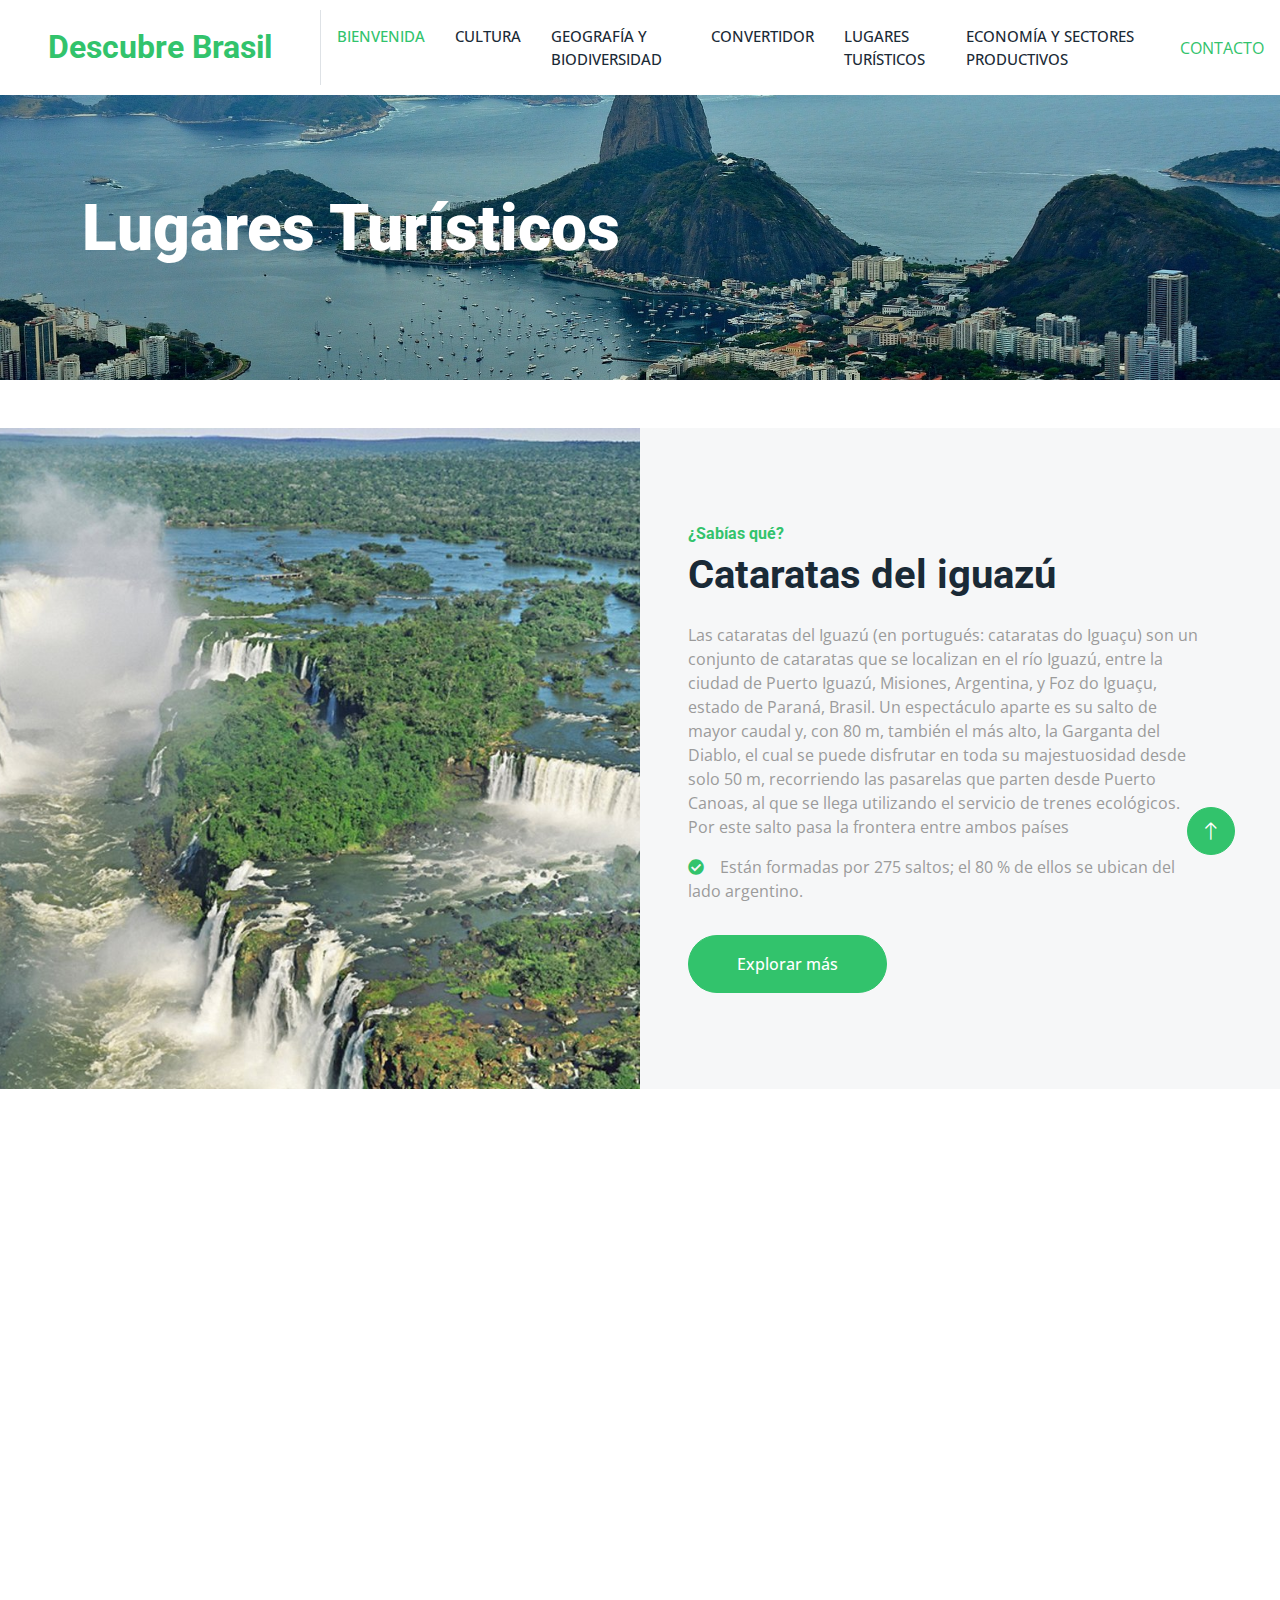
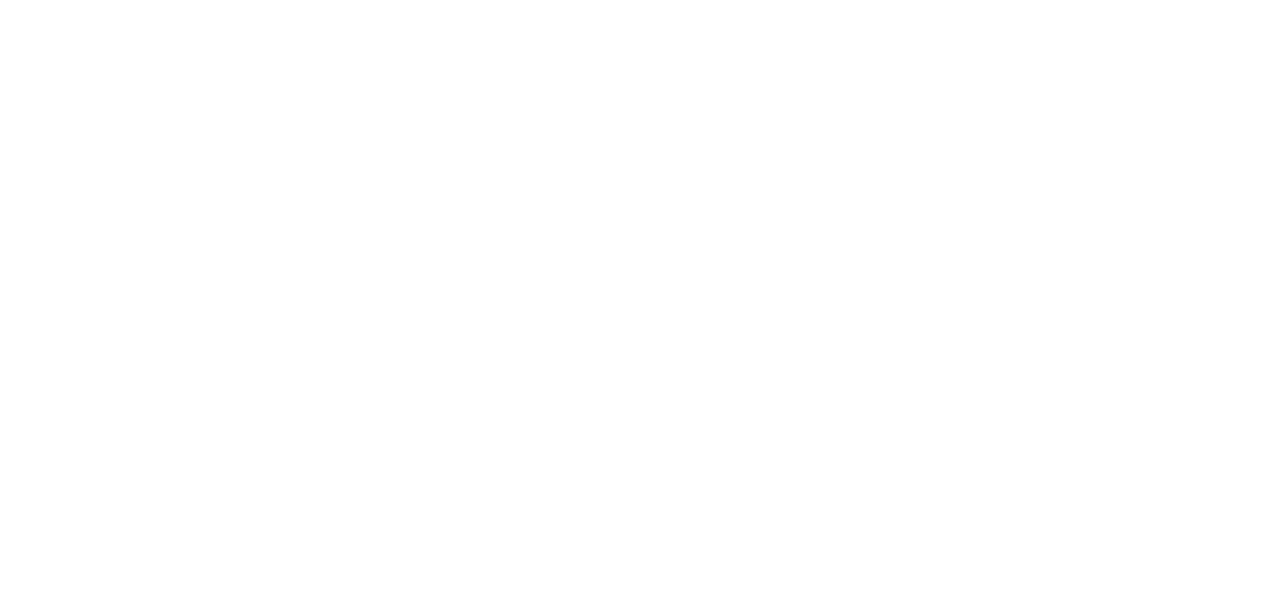
<file: LugaresTurísticos.html>
<!DOCTYPE html>
<html lang="es">

<head>
    <meta charset="utf-8">
    <title>Descubre la vida</title>
    <meta content="width=device-width, initial-scale=1.0" name="viewport">
    <meta content="" name="keywords">
    <meta content="" name="description">

    <!-- Favicon -->
    <link href="img/favicon.ico" rel="icon">

    <!-- Google Web Fonts -->
    <link rel="preconnect" href="https://fonts.googleapis.com">
    <link rel="preconnect" href="https://fonts.gstatic.com" crossorigin>
    <link href="https://fonts.googleapis.com/css2?family=Open+Sans:wght@400;500&family=Roboto:wght@500;700;900&display=swap" rel="stylesheet"> 

    <!-- Icon Font Stylesheet -->
    <link href="https://cdnjs.cloudflare.com/ajax/libs/font-awesome/5.10.0/css/all.min.css" rel="stylesheet">
    <link href="https://cdn.jsdelivr.net/npm/bootstrap-icons@1.4.1/font/bootstrap-icons.css" rel="stylesheet">

    <!-- Libraries Stylesheet -->
    <link href="lib/animate/animate.min.css" rel="stylesheet">
    <link href="lib/owlcarousel/assets/owl.carousel.min.css" rel="stylesheet">
    <link href="lib/lightbox/css/lightbox.min.css" rel="stylesheet">

    <!-- Customized Bootstrap Stylesheet -->
    <link href="css/bootstrap.min.css" rel="stylesheet">

    <!-- Template Stylesheet -->
    <link href="css/style.css" rel="stylesheet">
</head>

<body>
    <!-- Spinner Start -->
    <div id="spinner" class="show bg-white position-fixed translate-middle w-100 vh-100 top-50 start-50 d-flex align-items-center justify-content-center">
        <div class="spinner-border text-primary" style="width: 3rem; height: 3rem;" role="status">
            <span class="sr-only">Loading...</span>
        </div>
    </div>
    <!-- Spinner End -->



    <!-- Navbar Start -->
    <nav class="navbar navbar-expand-lg bg-white navbar-light sticky-top p-0">
        <a href="index.html" class="navbar-brand d-flex align-items-center border-end px-4 px-lg-5">
            <h2 class="m-0 text-primary">Descubre Brasil</h2>
        </a>
        <button type="button" class="navbar-toggler me-4" data-bs-toggle="collapse" data-bs-target="#navbarCollapse">
            <span class="navbar-toggler-icon"></span>
        </button>
        <div class="collapse navbar-collapse" id="navbarCollapse">
            <div class="navbar-nav ms-auto p-4 p-lg-0">
                <a href="index.html" class="nav-item nav-link active">Bienvenida</a>
                <a href="Cultura.html" class="nav-item nav-link">Cultura</a>
                <a href="Geografia.html" class="nav-item nav-link">Geografía y Biodiversidad</a>
                <a href="Conver.html" class="nav-item nav-link">Convertidor</a>
                <a href="LugaresTurísticos.html" class="nav-item nav-link">Lugares Turísticos</a>
                <a href="Economíasectoresproductivos.html" class="nav-item nav-link">Economía y sectores productivos</a>
                </div>
                <a href="contact.html" class="nav-item nav-link">CONTACTO</a>
    </nav>
    <!-- Navbar End -->


    <!-- Page Header Start -->
    <div class="container-fluid page-header py-5 mb-5">
        <div class="container py-5">
            <h1 class="display-3 text-white mb-3 animated slideInDown">Lugares Turísticos</h1>
            <nav aria-label="breadcrumb animated slideInDown">
               <!--  <ol class="breadcrumb">
                    <li class="breadcrumb-item"><a class="text-white" href="#">Home</a></li>
                    <li class="breadcrumb-item"><a class="text-white" href="#">Pages</a></li>
                    <li class="breadcrumb-item text-white active" aria-current="page">About</li>
                </ol>-->
            </nav>
        </div>
    </div>
    <!-- Page Header End -->


    <!-- Feature Start -->
   
    

    <!-- About Start -->
    <div class="container-fluid bg-light overflow-hidden my-5 px-lg-0">
        <div class="container about px-lg-0">
            <div class="row g-0 mx-lg-0">
                <div class="col-lg-6 ps-lg-0 wow fadeIn" data-wow-delay="0.1s" style="min-height: 400px;">
                    <div class="position-relative h-100">
                        <img class="position-absolute img-fluid w-100 h-100" src="img/lugares_turisticos/u161.png" style="object-fit: cover;" alt="">
                    </div>
                </div>
                <div class="col-lg-6 about-text py-5 wow fadeIn" data-wow-delay="0.5s">
                    <div class="p-lg-5 pe-lg-0">
                        <h6 class="text-primary">¿Sabías qué?</h6>
                        <h1 class="mb-4">
                            Cataratas del iguazú</h1>
                        <p>Las cataratas del Iguazú (en portugués: cataratas do Iguaçu) son un conjunto de cataratas que se localizan en el río Iguazú, entre la ciudad de Puerto Iguazú, Misiones, Argentina, y Foz do Iguaçu, estado de Paraná, Brasil.

 Un espectáculo aparte es su salto de mayor caudal y, con 80 m, también el más alto, la Garganta del Diablo, el cual se puede disfrutar en toda su majestuosidad desde solo 50 m, 
 recorriendo las pasarelas que parten desde Puerto Canoas, al que se llega utilizando el servicio de trenes ecológicos. Por este salto pasa la frontera entre ambos países</p>
                        <p><i class="fa fa-check-circle text-primary me-3"></i>Están formadas por 275 saltos; el 80 % de ellos se ubican del lado argentino.</p>
                        
                        <a href="" class="btn btn-primary rounded-pill py-3 px-5 mt-3">Explorar más</a>
                    </div>
                </div>
            </div>
        </div>
    </div>
    <!-- About End -->


    <!-- Team Start -->
    <div class="container-xxl py-5">
        <div class="container">
            <div class="text-center mx-auto mb-5 wow fadeInUp" data-wow-delay="0.1s" style="max-width: 600px;">
                <h1 class="mb-4">Lugares Emblemáticos</h1>
            </div>
            <div class="row g-4">
                <div class="col-lg-4 col-md-6 wow fadeInUp" data-wow-delay="0.1s">
                    <div class="team-item rounded overflow-hidden">
                        <div class="d-flex">
                            <img class="img-fluid w-75" src="img/lugares_turisticos/Cristo.jpg" alt="">

                        </div>
                        <div class="p-4">
                            <h5>
                                Monumentos</h5>
                                <h6 class="text-primary">Cristo de Corcovado</h6>
                            <span>El también conocido como Cristo de Corcovado es uno de los monumentos más representativos de Brasil. El Cristo posee una altura de 30 metros, el cual está apoyado en un pedestal de 8 metros.</span>
                        </div>
                    </div>
                </div>
                <div class="col-lg-4 col-md-6 wow fadeInUp" data-wow-delay="0.3s">
                    <div class="team-item rounded overflow-hidden">
                        <div class="d-flex">
                            <img class="img-fluid w-75" src="img/lugares_turisticos/u158.png" alt="">

                        </div>
                        <div class="p-4">
                            <h5>Sitios Históricos</h5>
                            <h6 class="text-primary">Salvador de Bahía</h6>
                            <span>Es el casco histórico de Salvador de Bahía, en la capital del estado de Bahía. El centro histórico es el espacio central que alberga diversos monumentos arquitectónicos de la época de la colonia brasilera.</span>
                        </div>
                    </div>
                </div>
                <div class="col-lg-4 col-md-6 wow fadeInUp" data-wow-delay="0.5s">
                    <div class="team-item rounded overflow-hidden">
                        <div class="d-flex">
                            <img class="img-fluid w-75" src="img/lugares_turisticos/u164.png" alt="">

                        </div>
                        <div class="p-4">
                            <h5>Sitios Históricos</h5>
                            <h6 class="text-primary">Catedral Metropolitana</h6>
                            <span>Es llamada también Catedral Metropolitana Nossa Senhora Aparecida es la catedral metropolitana de Brasilia.

                                La Catedral se caracteriza por tener forma ovoide y un diseño peculiar en su interior conformado por losetas.</span>
                        </div>
                    </div>
                </div>
            </div>
        </div>
    </div>
    <!-- Team End -->
        
    <!-- Footer Start -->
    <div class="container-fluid bg-dark text-body footer mt-5 pt-5 wow fadeIn" data-wow-delay="0.1s">
        <div class="container py-5">
            <div class="row g-5">
                <div class="col-lg-1 col-md-4">
                   
                </div>
                <div class="col-lg-3 col-md-6">
                    <h2 class="text-white mb-4">Grupo 8</h2>
                </div>
                <div class="col-lg-3 col-md-6">
                    <h5 class="text-white mb-4"> <i class="fa fa-user me-3"></i>Luis Carrillo</h5>   
                    <p class="mb-2 "><i class="fa fa-envelope me-3"></i>lacarrillo6@espe.edu.ec</p>
                    <div class="d-flex pt-2">
                        <a class="btn btn-square btn-outline-light btn-social" href=""><i class="fab fa-twitter"></i></a>
                        <a class="btn btn-square btn-outline-light btn-social" href=""><i class="fab fa-facebook-f"></i></a>
                        <a class="btn btn-square btn-outline-light btn-social" href=""><i class="fab fa-youtube"></i></a>
                        
                    </div>
                </div>
                <div class="col-lg-3 col-md-6">
                    <h5 class="text-white mb-4"> <i class="fa fa-user me-3"></i>Bryan Ortiz</h5>   
                    <p class="mb-2 "><i class="fa fa-envelope me-3"></i>baortiz7@espe.edu.ec</p>
                    <div class="d-flex pt-2">
                        <a class="btn btn-square btn-outline-light btn-social" href=""><i class="fab fa-twitter"></i></a>
                        <a class="btn btn-square btn-outline-light btn-social" href=""><i class="fab fa-facebook-f"></i></a>
                        <a class="btn btn-square btn-outline-light btn-social" href=""><i class="fab fa-youtube"></i></a>
                    </div>
                </div>
                
            </div>
        </div>
        <div class="container">
            <div class="copyright">
                <div class="row">
                    <div class="col-md-6 text-center text-md-start mb-3 mb-md-0">
                        &copy; <a href="#">Your Site Name</a>, All Right Reserved.
                    </div>
                    <div class="col-md-6 text-center text-md-end">
                        <!--/*** This template is free as long as you keep the footer author’s credit link/attribution link/backlink. If you'd like to use the template without the footer author’s credit link/attribution link/backlink, you can purchase the Credit Removal License from "https://htmlcodex.com/credit-removal". Thank you for your support. ***/-->
                        Designed By <a href="https://htmlcodex.com">HTML Codex</a>
                        <br>Distributed By: <a href="https://themewagon.com" target="_blank">ThemeWagon</a>
                    </div>
                </div>
            </div>
        </div>
    </div>
    <!-- Footer End -->


    <!-- Back to Top -->
    <a href="#" class="btn btn-lg btn-primary btn-lg-square rounded-circle back-to-top"><i class="bi bi-arrow-up"></i></a>


    <!-- JavaScript Libraries -->
    <script src="https://code.jquery.com/jquery-3.4.1.min.js"></script>
    <script src="https://cdn.jsdelivr.net/npm/bootstrap@5.0.0/dist/js/bootstrap.bundle.min.js"></script>
    <script src="lib/wow/wow.min.js"></script>
    <script src="lib/easing/easing.min.js"></script>
    <script src="lib/waypoints/waypoints.min.js"></script>
    <script src="lib/counterup/counterup.min.js"></script>
    <script src="lib/owlcarousel/owl.carousel.min.js"></script>
    <script src="lib/isotope/isotope.pkgd.min.js"></script>
    <script src="lib/lightbox/js/lightbox.min.js"></script>

    <!-- Template Javascript -->
    <script src="js/main.js"></script>
</body>

</html>
</file>
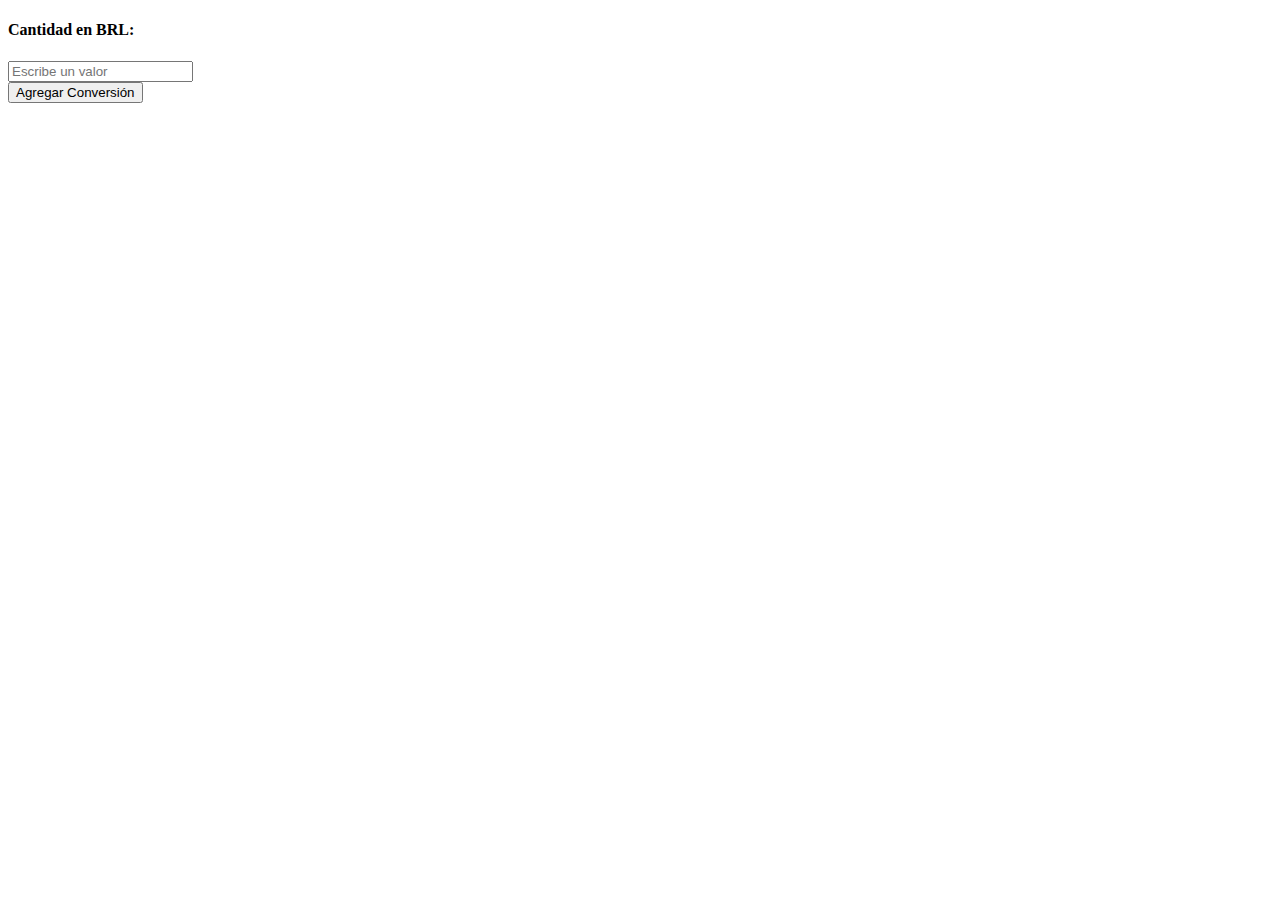
<file: CambioMoneda/aplicacion.html>
<!DOCTYPE html>
<html lang="en">
<head>
    <meta charset="UTF-8">
    <meta name="viewport" content="width=device-width, initial-scale=1.0">
    <title>Document</title>

    
    <link rel="stylesheet" href="https://cdn.jsdelivr.net/npm/bootstrap@4.1.3/dist/css/bootstrap.min.css" integrity="sha384-MCw98/SFnGE8fJT3GXwEOngsV7Zt27NXFoaoApmYm81iuXoPkFOJwJ8ERdknLPMO" crossorigin="anonymous">
    <script src="https://code.jquery.com/jquery-3.5.1.slim.min.js"></script>
    <script src="https://cdnjs.cloudflare.com/ajax/libs/popper.js/1.16.0/umd/popper.min.js"></script>
    <script src="https://stackpath.bootstrapcdn.com/bootstrap/4.5.2/js/bootstrap.min.js"></script>
    <script src="https://code.jquery.com/jquery-3.5.1.min.js"></script>
  <script src="https://cdn.jsdelivr.net/npm/bootstrap@4.1.3/dist/js/bootstrap.min.js" integrity="sha384-KyZXEAg3QhqLMpG8r+Knujsl5Q5Hg5l3dh5iqngdsP+QzEpi6jC4hprksK61n3/H5Z/4/oP7RzpaK1/2g2/f+7gAq9F7oXotDbd1Yt23a1r6z8uVfF3lu15tbFY4lbzOsrmz" crossorigin="anonymous"></script>
  <style>
    .flag-icon {
      width: 40px; /* Ajusta según tus necesidades */
      height: auto;
    }
  </style>
</head>
<body>
  <div class="container" >
    <div class="row">
      <div class="col-sm-3"></div>
      <form>
        <div class="form-row align-items-center">
          <div class="col-sm-10 mt-3 mb-3">
            <div class="input-group">
              <div class="input-group-prepend">
                <div class="col-sm-7 input-group-text">
                  
                  <h4 class="ml-3 mb-1">Cantidad en BRL:</h4></div>
                <div  id="conversion-values">
                    <input  class="form-control-lg  text-center" type="number" id="amount" placeholder="Escribe un valor" />
                  </div>
              </div>
            </div>
          </div>
          

        </div>
      </form>
    </div>
  </div>

      <div class="container">
            <div class="row">
              
                <div class="col-sx-1 col-sm-1 col-4"></div>

                <div class="col-sx-2 col-sm-3 col-3 ">
                  <button class=" btn btn-primary" id="add-currency">Agregar Conversión</button>
                </div>

                <div class="col-sx-7 col-sm-7 col-7 ml-3">
                  <div id="currency-selector"></div>
                </div>
                

            </div>
      </div>
      <script src="script.js"></script>
</body>
</html>
</file>
<file: css/style.css>
/********** Template CSS **********/
:root {
    --primary: #32C36C;
    --light: #F6F7F8;
    --dark: #1A2A36;
}

.fw-medium {
    font-weight: 500 !important;
}

.fw-bold {
    font-weight: 700 !important;
}

.fw-black {
    font-weight: 900 !important;
}

.back-to-top {
    position: fixed;
    display: none;
    right: 45px;
    bottom: 45px;
    z-index: 99;
}


/*** Spinner ***/
#spinner {
    opacity: 0;
    visibility: hidden;
    transition: opacity .5s ease-out, visibility 0s linear .5s;
    z-index: 99999;
}

#spinner.show {
    transition: opacity .5s ease-out, visibility 0s linear 0s;
    visibility: visible;
    opacity: 1;
}


/*** Button ***/
.btn {
    font-weight: 500;
    transition: .5s;
}

.btn.btn-primary,
.btn.btn-outline-primary:hover {
    color: #FFFFFF;
}

.btn-square {
    width: 38px;
    height: 38px;
}

.btn-sm-square {
    width: 32px;
    height: 32px;
}

.btn-lg-square {
    width: 48px;
    height: 48px;
}

.btn-square,
.btn-sm-square,
.btn-lg-square {
    padding: 0;
    display: flex;
    align-items: center;
    justify-content: center;
    font-weight: normal;
}

/*** Navbar ***/
.navbar.sticky-top {
    top: -100px;
    transition: .5s;
}

.navbar .navbar-brand,
.navbar a.btn {
    height: 75px;
}

.navbar .navbar-nav .nav-link {
    margin-right: 30px;
    padding: 25px 0;
    color: var(--dark);
    font-size: 15px;
    font-weight: 500;
    text-transform: uppercase;
    outline: none;
}

.navbar .navbar-nav .nav-link:hover,
.navbar .navbar-nav .nav-link.active {
    color: var(--primary);
}

.navbar .dropdown-toggle::after {
    border: none;
    content: "\f107";
    font-family: "Font Awesome 5 Free";
    font-weight: 900;
    vertical-align: middle;
    margin-left: 8px;
}

@media (max-width: 991.98px) {
    .navbar .navbar-nav .nav-link  {
        margin-right: 0;
        padding: 10px 0;
    }

    .navbar .navbar-nav {
        border-top: 1px solid #EEEEEE;
    }
}

@media (min-width: 992px) {
    .navbar .nav-item .dropdown-menu {
        display: block;
        border: none;
        margin-top: 0;
        top: 150%;
        opacity: 0;
        visibility: hidden;
        transition: .5s;
    }

    .navbar .nav-item:hover .dropdown-menu {
        top: 100%;
        visibility: visible;
        transition: .5s;
        opacity: 1;
    }
}


/*** Header ***/
.owl-carousel-inner {
    position: absolute;
    width: 100%;
    height: 100%;
    top: 0;
    left: 0;
    display: flex;
    align-items: center;
    background: rgba(0, 0, 0, .1);
}

@media (max-width: 768px) {
    .header-carousel .owl-carousel-item {
        position: relative;
        min-height: 500px;
    }

    .header-carousel .owl-carousel-item img {
        position: absolute;
        width: 100%;
        height: 100%;
        object-fit: cover;
    }

    .header-carousel .owl-carousel-item p {
        font-size: 16px !important;
    }
}

.header-carousel .owl-dots {
    position: absolute;
    width: 60px;
    height: 100%;
    top: 0;
    right: 30px;
    display: flex;
    flex-direction: column;
    align-items: center;
    justify-content: center;
}

.header-carousel .owl-dots .owl-dot {
    position: relative;
    width: 45px;
    height: 45px;
    margin: 5px 0;
    background: #FFFFFF;
    box-shadow: 0 0 30px rgba(255, 255, 255, .9);
    border-radius: 45px;
    transition: .5s;
}

.header-carousel .owl-dots .owl-dot.active {
    width: 60px;
    height: 60px;
}

.header-carousel .owl-dots .owl-dot img {
    position: absolute;
    width: 100%;
    height: 100%;
    object-fit: cover;
    padding: 2px;
    border-radius: 45px;
    transition: .5s;
}

.page-header {
    background: linear-gradient(rgba(0, 0, 0, .1), rgba(0, 0, 0, .1)), url(../img/carousel-1.jpg) center center no-repeat;
    background-size: cover;
}

.breadcrumb-item + .breadcrumb-item::before {
    color: var(--light);
}


/*** About ***/
@media (min-width: 992px) {
    .container.about {
        max-width: 100% !important;
    }

    .about-text  {
        padding-right: calc(((100% - 960px) / 2) + .75rem);
    }
}

@media (min-width: 1200px) {
    .about-text  {
        padding-right: calc(((100% - 1140px) / 2) + .75rem);
    }
}

@media (min-width: 1400px) {
    .about-text  {
        padding-right: calc(((100% - 1320px) / 2) + .75rem);
    }
}


/*** Service ***/
.service-item {
    box-shadow: 0 0 45px rgba(0, 0, 0, .08);
}

.service-icon {
    position: relative;
    margin: -50px 0 25px 0;
    width: 100px;
    height: 100px;
    display: flex;
    align-items: center;
    justify-content: center;
    color: var(--primary);
    background: #FFFFFF;
    border-radius: 100px;
    box-shadow: 0 0 45px rgba(0, 0, 0, .08);
    transition: .5s;
}

.service-item:hover .service-icon {
    color: #FFFFFF;
    background: var(--primary);
}


/*** Feature ***/
@media (min-width: 992px) {
    .container.feature {
        max-width: 100% !important;
    }

    .feature-text  {
        padding-left: calc(((100% - 960px) / 2) + .75rem);
    }
}

@media (min-width: 1200px) {
    .feature-text  {
        padding-left: calc(((100% - 1140px) / 2) + .75rem);
    }
}

@media (min-width: 1400px) {
    .feature-text  {
        padding-left: calc(((100% - 1320px) / 2) + .75rem);
    }
}


/*** Project Portfolio ***/
#portfolio-flters li {
    display: inline-block;
    font-weight: 500;
    color: var(--dark);
    cursor: pointer;
    transition: .5s;
    border-bottom: 2px solid transparent;
}

#portfolio-flters li:hover,
#portfolio-flters li.active {
    color: var(--primary);
    border-color: var(--primary);
}

.portfolio-img {
    position: relative;
}

.portfolio-img::before,
.portfolio-img::after {
    position: absolute;
    content: "";
    width: 0;
    height: 100%;
    top: 0;
    background: var(--dark);
    transition: .5s;
}

.portfolio-img::before {
    left: 50%;
}

.portfolio-img::after {
    right: 50%;
}

.portfolio-item:hover .portfolio-img::before {
    width: 51%;
    left: 0;
}

.portfolio-item:hover .portfolio-img::after {
    width: 51%;
    right: 0;
}

.portfolio-btn {
    position: absolute;
    top: 0;
    left: 0;
    width: 100%;
    height: 100%;
    display: flex;
    align-items: center;
    justify-content: center;
    opacity: 0;
    z-index: 1;
    transition: .5s;
}

.portfolio-item:hover .portfolio-btn {
    opacity: 1;
    transition-delay: .3s;
}


/*** Quote ***/
@media (min-width: 992px) {
    .container.quote {
        max-width: 100% !important;
    }

    .quote-text  {
        padding-right: calc(((100% - 960px) / 2) + .75rem);
    }
}

@media (min-width: 1200px) {
    .quote-text  {
        padding-right: calc(((100% - 1140px) / 2) + .75rem);
    }
}

@media (min-width: 1400px) {
    .quote-text  {
        padding-right: calc(((100% - 1320px) / 2) + .75rem);
    }
}


/*** Team ***/
.team-item {
    box-shadow: 0 0 45px rgba(0, 0, 0, .08);
}

.team-item img {
    border-radius: 8px 60px 0 0;
}

.team-item .team-social {
    display: flex;
    flex-direction: column;
    align-items: center;
    justify-content: flex-end;
    background: #FFFFFF;
    transition: .5s;
}


/*** Testimonial ***/
.testimonial-carousel::before {
    position: absolute;
    content: "";
    top: 0;
    left: 0;
    height: 100%;
    width: 0;
    background: linear-gradient(to right, rgba(255, 255, 255, 1) 0%, rgba(255, 255, 255, 0) 100%);
    z-index: 1;
}

.testimonial-carousel::after {
    position: absolute;
    content: "";
    top: 0;
    right: 0;
    height: 100%;
    width: 0;
    background: linear-gradient(to left, rgba(255, 255, 255, 1) 0%, rgba(255, 255, 255, 0) 100%);
    z-index: 1;
}

@media (min-width: 768px) {
    .testimonial-carousel::before,
    .testimonial-carousel::after {
        width: 200px;
    }
}

@media (min-width: 992px) {
    .testimonial-carousel::before,
    .testimonial-carousel::after {
        width: 300px;
    }
}

.testimonial-carousel .owl-nav {
    position: absolute;
    width: 350px;
    top: 20px;
    left: 50%;
    transform: translateX(-50%);
    display: flex;
    justify-content: space-between;
    opacity: 0;
    transition: .5s;
    z-index: 1;
}

.testimonial-carousel:hover .owl-nav {
    width: 300px;
    opacity: 1;
}

.testimonial-carousel .owl-nav .owl-prev,
.testimonial-carousel .owl-nav .owl-next {
    position: relative;
    color: var(--primary);
    font-size: 45px;
    transition: .5s;
}

.testimonial-carousel .owl-nav .owl-prev:hover,
.testimonial-carousel .owl-nav .owl-next:hover {
    color: var(--dark);
}

.testimonial-carousel .testimonial-img img {
    width: 100px;
    height: 100px;
}

.testimonial-carousel .testimonial-img .btn-square {
    position: absolute;
    bottom: -19px;
    left: 50%;
    transform: translateX(-50%);
}

.testimonial-carousel .owl-item .testimonial-text {
    margin-bottom: 30px;
    box-shadow: 0 0 45px rgba(0, 0, 0, .08);
    transform: scale(.8);
    transition: .5s;
}

.testimonial-carousel .owl-item.center .testimonial-text {
    transform: scale(1);
}


/*** Contact ***/
@media (min-width: 992px) {
    .container.contact {
        max-width: 100% !important;
    }

    .contact-text  {
        padding-left: calc(((100% - 960px) / 2) + .75rem);
    }
}

@media (min-width: 1200px) {
    .contact-text  {
        padding-left: calc(((100% - 1140px) / 2) + .75rem);
    }
}

@media (min-width: 1400px) {
    .contact-text  {
        padding-left: calc(((100% - 1320px) / 2) + .75rem);
    }
}


/*** Footer ***/
.footer .btn.btn-social {
    margin-right: 5px;
    color: #9B9B9B;
    border: 1px solid #9B9B9B;
    border-radius: 38px;
    transition: .3s;
}

.footer .btn.btn-social:hover {
    color: var(--primary);
    border-color: var(--light);
}

.footer .btn.btn-link {
    display: block;
    margin-bottom: 5px;
    padding: 0;
    text-align: left;
    color: #9B9B9B;
    font-weight: normal;
    text-transform: capitalize;
    transition: .3s;
}

.footer .btn.btn-link::before {
    position: relative;
    content: "\f105";
    font-family: "Font Awesome 5 Free";
    font-weight: 900;
    margin-right: 10px;
}

.footer .btn.btn-link:hover {
    color: #FFFFFF;
    letter-spacing: 1px;
    box-shadow: none;
}

.footer .copyright {
    padding: 25px 0;
    border-top: 1px solid rgba(256, 256, 256, .1);
}

.footer .copyright a {
    color: var(--light);
}

.footer .copyright a:hover {
    color: var(--primary);
}
</file>
